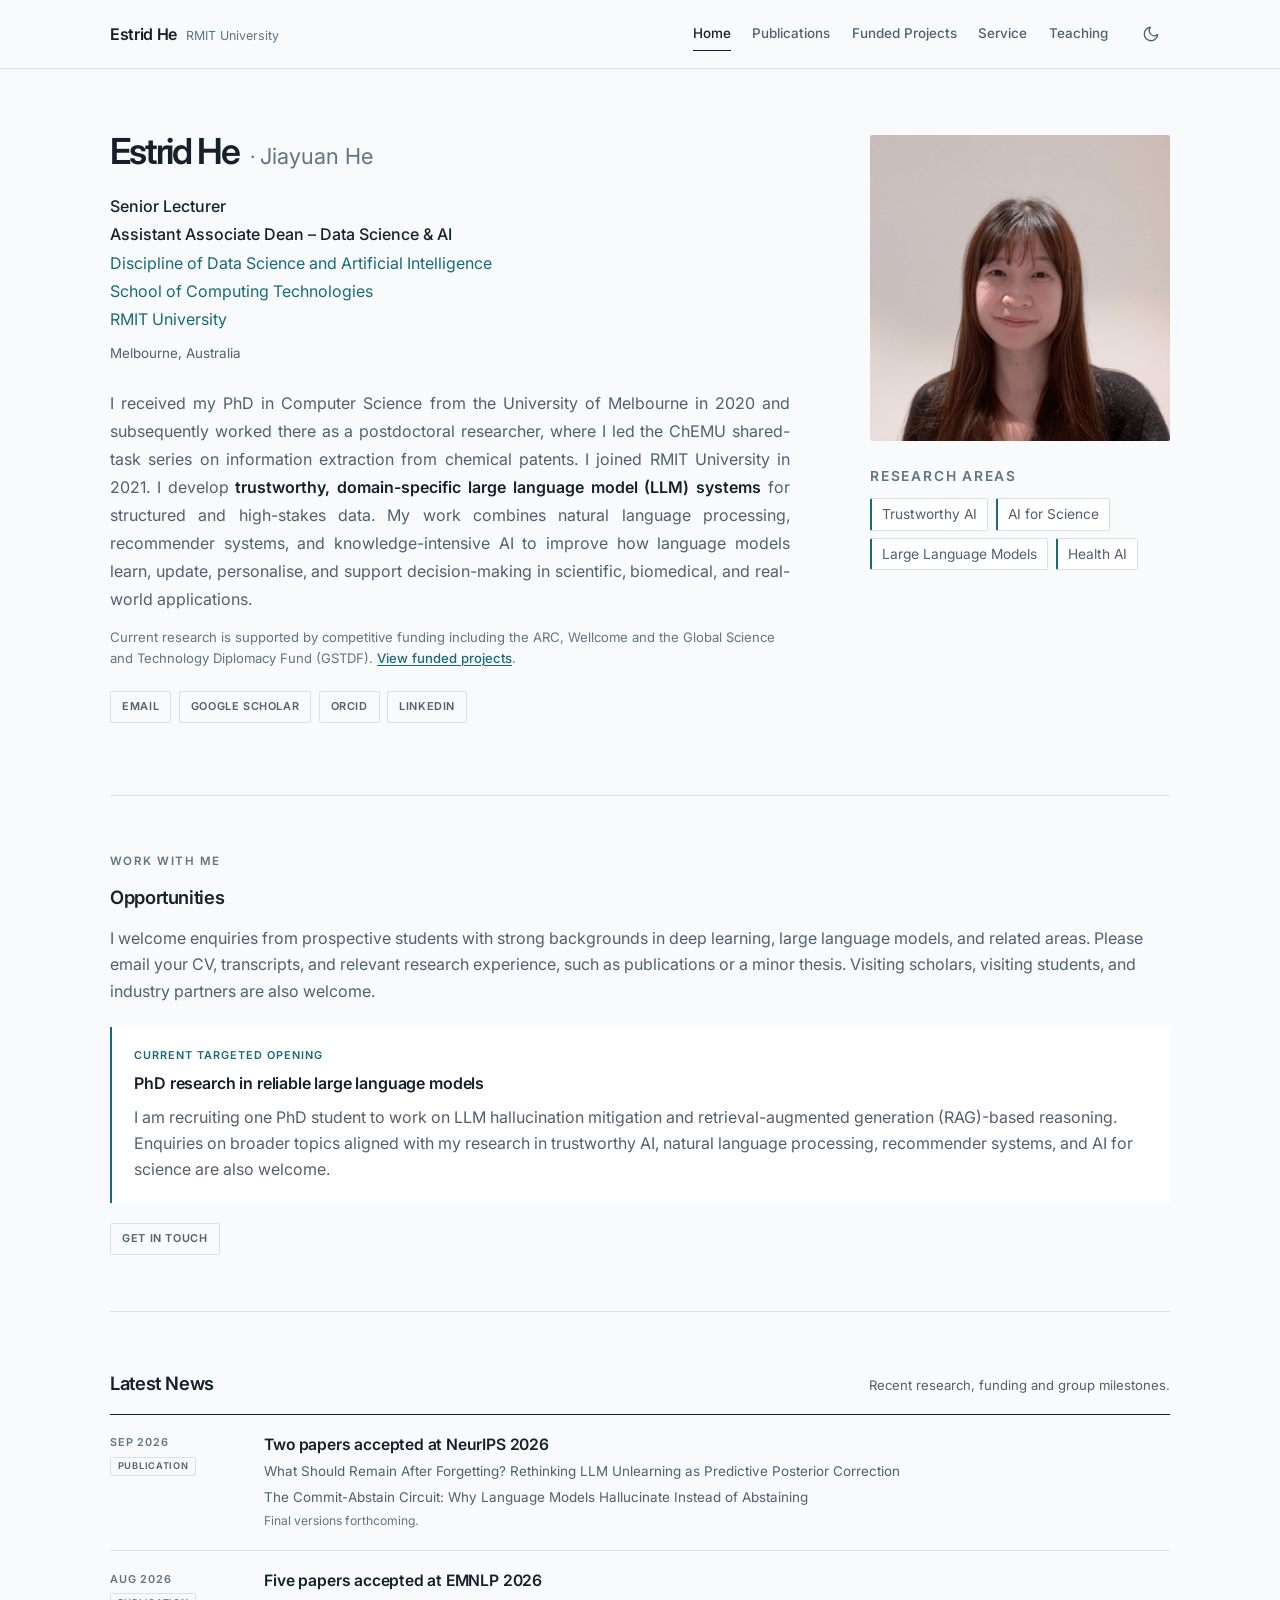
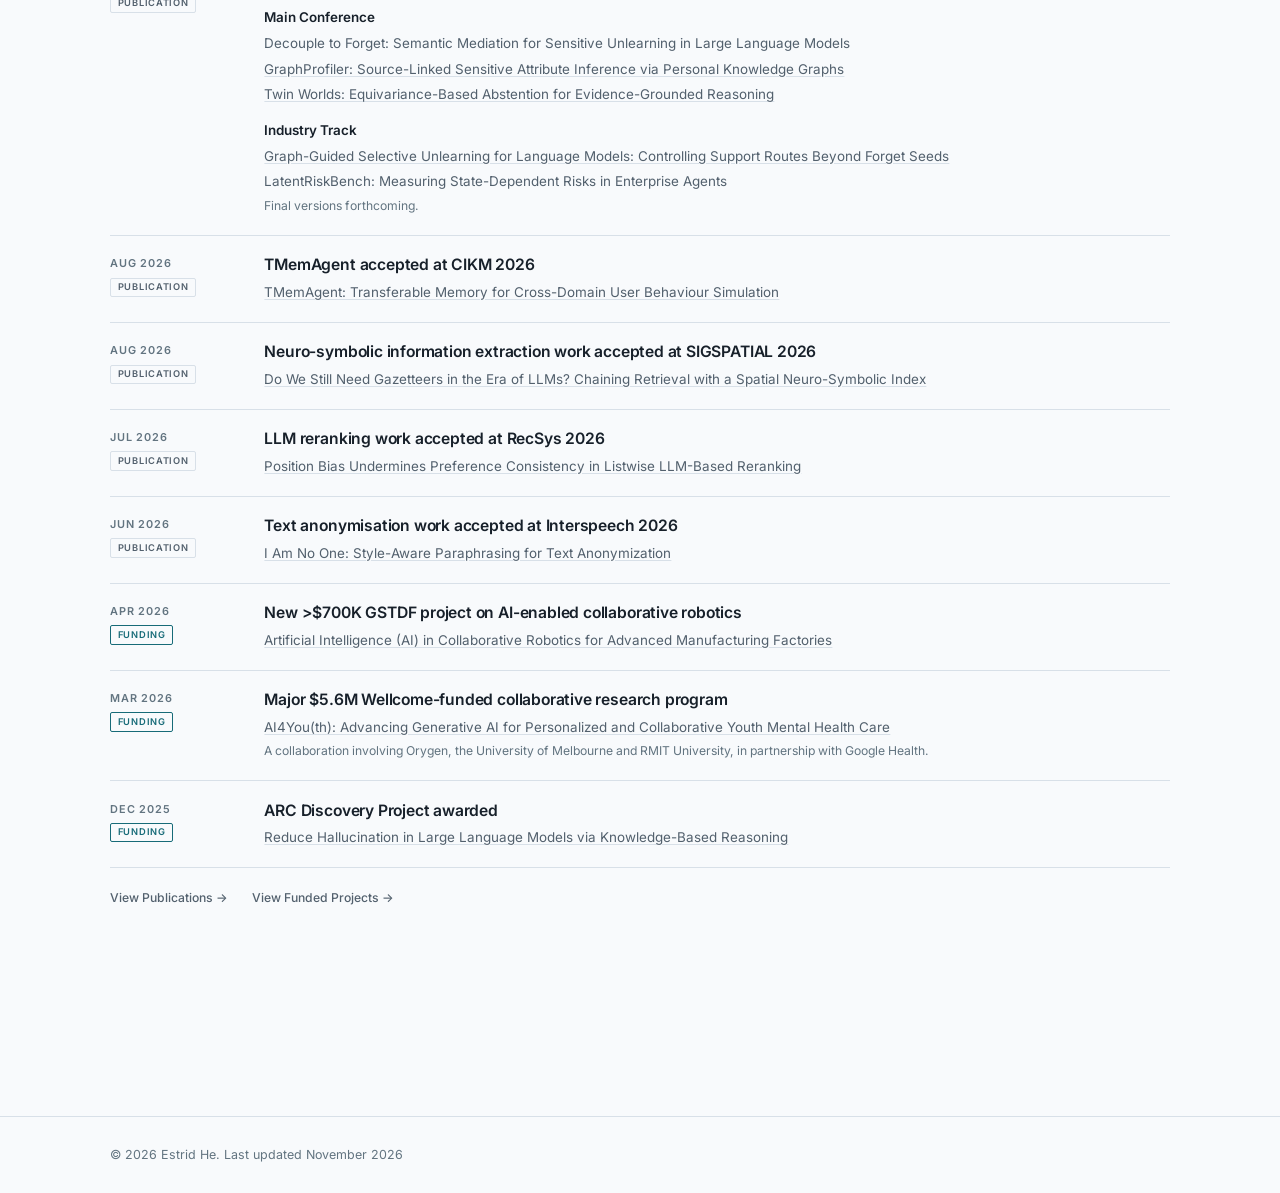
<file: index.html>
<!doctype html>
<html lang="en">
<head>
  <meta charset="utf-8">
  <meta name="viewport" content="width=device-width, initial-scale=1">
  <title>Estrid He | Trustworthy and Domain-Specific AI</title>
  <meta name="description" content="Estrid He is a Senior Lecturer at RMIT University researching trustworthy, domain-specific large language models and AI for science.">
  <link rel="stylesheet" href="styles.css">
  <link rel="icon" type="image/png" href="assets/profile_doodle.png">
</head>
<body>
  <header class="site-header">
    <div class="container header-row">
      <a class="brand" href="index.html">
        <strong>Estrid He</strong>
        <span>RMIT University</span>
      </a>

      <button class="nav-toggle" type="button" data-nav-toggle aria-label="Open navigation" aria-expanded="false"></button>

      <nav class="main-nav" data-nav aria-label="Primary navigation">
        <a href="index.html" aria-current="page">Home</a>
        <a href="publications.html">Publications</a>
        <a href="projects.html">Funded Projects</a>
        <a href="service.html">Service</a>
        <a href="teaching.html">Teaching</a>
      </nav>

      <div class="header-actions">
        <button class="theme-toggle" type="button" data-theme-toggle aria-label="Toggle theme"></button>
      </div>
    </div>
  </header>

  <main class="home-main">
    <section class="container home-hero" aria-labelledby="home-title">
      <div class="home-identity">
        <div class="home-name-block">
          <h1 id="home-title">
            <span class="primary-name">Estrid He</span>
            <span class="alternate-name">· <span class="alternate-name-text">Jiayuan He</span></span>
          </h1>
        </div>

        <div class="home-position">
          <p class="home-role">Senior Lecturer</p>
          <p class="home-role">Assistant Associate Dean – Data Science &amp; AI</p>
          <a href="https://www.rmit.edu.au/about/schools-colleges/computing-technologies/research/data-science-artificial-intelligence">Discipline of Data Science and Artificial Intelligence</a>
          <a href="https://www.rmit.edu.au/about/schools-colleges/computing-technologies">School of Computing Technologies</a>
          <a href="https://www.rmit.edu.au/">RMIT University</a>
          <p class="home-location">Melbourne, Australia</p>
        </div>

        <div class="home-research">
          <p>I received my PhD in Computer Science from the University of Melbourne in 2020 and subsequently worked there as a postdoctoral researcher, where I led the ChEMU shared-task series on information extraction from chemical patents. I joined RMIT University in 2021. I develop <strong>trustworthy, domain-specific large language model (LLM) systems</strong> for structured and high-stakes data. My work combines natural language processing, recommender systems, and knowledge-intensive AI to improve how language models learn, update, personalise, and support decision-making in scientific, biomedical, and real-world applications.</p>
          <p class="home-funding-note">Current research is supported by competitive funding including the ARC, Wellcome and the Global Science and Technology Diplomacy Fund (GSTDF). <a href="projects.html">View funded projects</a>.</p>
        </div>

        <div class="profile-actions" aria-label="Professional profiles and contact">
          <a class="profile-action" href="mailto:estrid.he@rmit.edu.au">Email</a>
          <a class="profile-action" href="https://scholar.google.com/citations?user=Lwso-psAAAAJ&amp;hl=en" target="_blank" rel="noopener noreferrer">Google Scholar</a>
          <a class="profile-action" href="https://orcid.org/0000-0002-8994-9532" target="_blank" rel="noopener noreferrer">ORCID</a>
          <a class="profile-action" href="https://www.linkedin.com/in/estrid-he-808565130/" target="_blank" rel="noopener noreferrer">LinkedIn</a>
        </div>
      </div>

      <aside class="home-profile" aria-label="Portrait and research areas">
        <img src="assets/profile_2026.jpg" alt="Portrait of Estrid He" class="home-photo" sizes="(max-width: 760px) 52vw, 24vw">
        <div class="home-themes">
          <p class="mini-label">Research areas</p>
          <ul>
            <li>Trustworthy AI</li>
            <li>AI for Science</li>
            <li>Large Language Models</li>
            <li>Health AI</li>
          </ul>
        </div>
      </aside>
    </section>

    <section class="container home-opportunities" aria-labelledby="opportunities-title">
      <p class="mini-label">Work with me</p>
      <h2 id="opportunities-title">Opportunities</h2>
      <p>I welcome enquiries from prospective students with strong backgrounds in deep learning, large language models, and related areas. Please email your CV, transcripts, and relevant research experience, such as publications or a minor thesis. Visiting scholars, visiting students, and industry partners are also welcome.</p>
      <div class="opportunity-opening">
        <p class="opening-label">Current targeted opening</p>
        <h3>PhD research in reliable large language models</h3>
        <p>I am recruiting one PhD student to work on LLM hallucination mitigation and retrieval-augmented generation (RAG)-based reasoning. Enquiries on broader topics aligned with my research in trustworthy AI, natural language processing, recommender systems, and AI for science are also welcome.</p>
      </div>
      <a class="profile-action" href="mailto:estrid.he@rmit.edu.au">Get in touch</a>
    </section>

    <section class="container home-news" aria-labelledby="latest-news-title">
      <header class="news-heading">
        <h2 id="latest-news-title">Latest News</h2>
        <p>Recent research, funding and group milestones.</p>
      </header>

      <div class="news-list">
        <article class="news-item">
          <div class="news-meta">
            <time datetime="2026-09">Sep 2026</time>
            <span class="news-category">Publication</span>
          </div>
          <div class="news-content">
            <h3>Two papers accepted at NeurIPS 2026</h3>
            <p>What Should Remain After Forgetting? Rethinking LLM Unlearning as Predictive Posterior Correction</p>
            <p>The Commit-Abstain Circuit: Why Language Models Hallucinate Instead of Abstaining</p>
            <p class="news-supporting">Final versions forthcoming.</p>
          </div>
        </article>

        <article class="news-item">
          <div class="news-meta">
            <time datetime="2026-08">Aug 2026</time>
            <span class="news-category">Publication</span>
          </div>
          <div class="news-content">
            <h3>Five papers accepted at EMNLP 2026</h3>
            <h4 class="news-track">Main Conference</h4>
            <p>Decouple to Forget: Semantic Mediation for Sensitive Unlearning in Large Language Models</p>
            <p><a href="publications.html#graphprofiler">GraphProfiler: Source-Linked Sensitive Attribute Inference via Personal Knowledge Graphs</a></p>
            <p><a href="publications.html#twin-worlds">Twin Worlds: Equivariance-Based Abstention for Evidence-Grounded Reasoning</a></p>
            <h4 class="news-track">Industry Track</h4>
            <p><a href="publications.html#graph-guided-selective-unlearning">Graph-Guided Selective Unlearning for Language Models: Controlling Support Routes Beyond Forget Seeds</a></p>
            <p>LatentRiskBench: Measuring State-Dependent Risks in Enterprise Agents</p>
            <p class="news-supporting">Final versions forthcoming.</p>
          </div>
        </article>

        <article class="news-item">
          <div class="news-meta">
            <time datetime="2026-08">Aug 2026</time>
            <span class="news-category">Publication</span>
          </div>
          <div class="news-content">
            <h3>TMemAgent accepted at CIKM 2026</h3>
            <p><a href="publications.html">TMemAgent: Transferable Memory for Cross-Domain User Behaviour Simulation</a></p>
          </div>
        </article>

        <article class="news-item">
          <div class="news-meta">
            <time datetime="2026-08">Aug 2026</time>
            <span class="news-category">Publication</span>
          </div>
          <div class="news-content">
            <h3>Neuro-symbolic information extraction work accepted at SIGSPATIAL 2026</h3>
            <p><a href="publications.html">Do We Still Need Gazetteers in the Era of LLMs? Chaining Retrieval with a Spatial Neuro-Symbolic Index</a></p>
          </div>
        </article>

        <article class="news-item">
          <div class="news-meta">
            <time datetime="2026-07">Jul 2026</time>
            <span class="news-category">Publication</span>
          </div>
          <div class="news-content">
            <h3>LLM reranking work accepted at RecSys 2026</h3>
            <p><a href="https://scholar.google.com/citations?view_op=view_citation&amp;hl=en&amp;user=Lwso-psAAAAJ&amp;sortby=pubdate&amp;citation_for_view=Lwso-psAAAAJ:eflP2zaiRacC" target="_blank" rel="noopener noreferrer">Position Bias Undermines Preference Consistency in Listwise LLM-Based Reranking</a></p>
          </div>
        </article>

        <article class="news-item">
          <div class="news-meta">
            <time datetime="2026-06">Jun 2026</time>
            <span class="news-category">Publication</span>
          </div>
          <div class="news-content">
            <h3>Text anonymisation work accepted at Interspeech 2026</h3>
            <p><a href="publications.html">I Am No One: Style-Aware Paraphrasing for Text Anonymization</a></p>
          </div>
        </article>

        <article class="news-item news-item-funding">
          <div class="news-meta">
            <time datetime="2026-04">Apr 2026</time>
            <span class="news-category">Funding</span>
          </div>
          <div class="news-content">
            <h3>New &gt;$700K GSTDF project on AI-enabled collaborative robotics</h3>
            <p><a href="projects.html#gstdf-collaborative-robotics">Artificial Intelligence (AI) in Collaborative Robotics for Advanced Manufacturing Factories</a></p>
          </div>
        </article>

        <article class="news-item news-item-funding">
          <div class="news-meta">
            <time datetime="2026-03">Mar 2026</time>
            <span class="news-category">Funding</span>
          </div>
          <div class="news-content">
            <h3>Major $5.6M Wellcome-funded collaborative research program</h3>
            <p><a href="projects.html#ai4youth">AI4You(th): Advancing Generative AI for Personalized and Collaborative Youth Mental Health Care</a></p>
            <p class="news-supporting">A collaboration involving Orygen, the University of Melbourne and RMIT University, in partnership with Google Health.</p>
          </div>
        </article>

        <article class="news-item news-item-funding">
          <div class="news-meta">
            <time datetime="2025-12">Dec 2025</time>
            <span class="news-category">Funding</span>
          </div>
          <div class="news-content">
            <h3>ARC Discovery Project awarded</h3>
            <p><a href="projects.html#arc-hallucination">Reduce Hallucination in Large Language Models via Knowledge-Based Reasoning</a></p>
          </div>
        </article>
      </div>

      <nav class="news-actions" aria-label="Explore research outputs">
        <a href="publications.html">View Publications <span aria-hidden="true">→</span></a>
        <a href="projects.html">View Funded Projects <span aria-hidden="true">→</span></a>
      </nav>
    </section>

  </main>

  <div id="footer-placeholder"></div>
  <script src="shared.js"></script>
  <script src="script.js"></script>
</body>
</html>
</file>
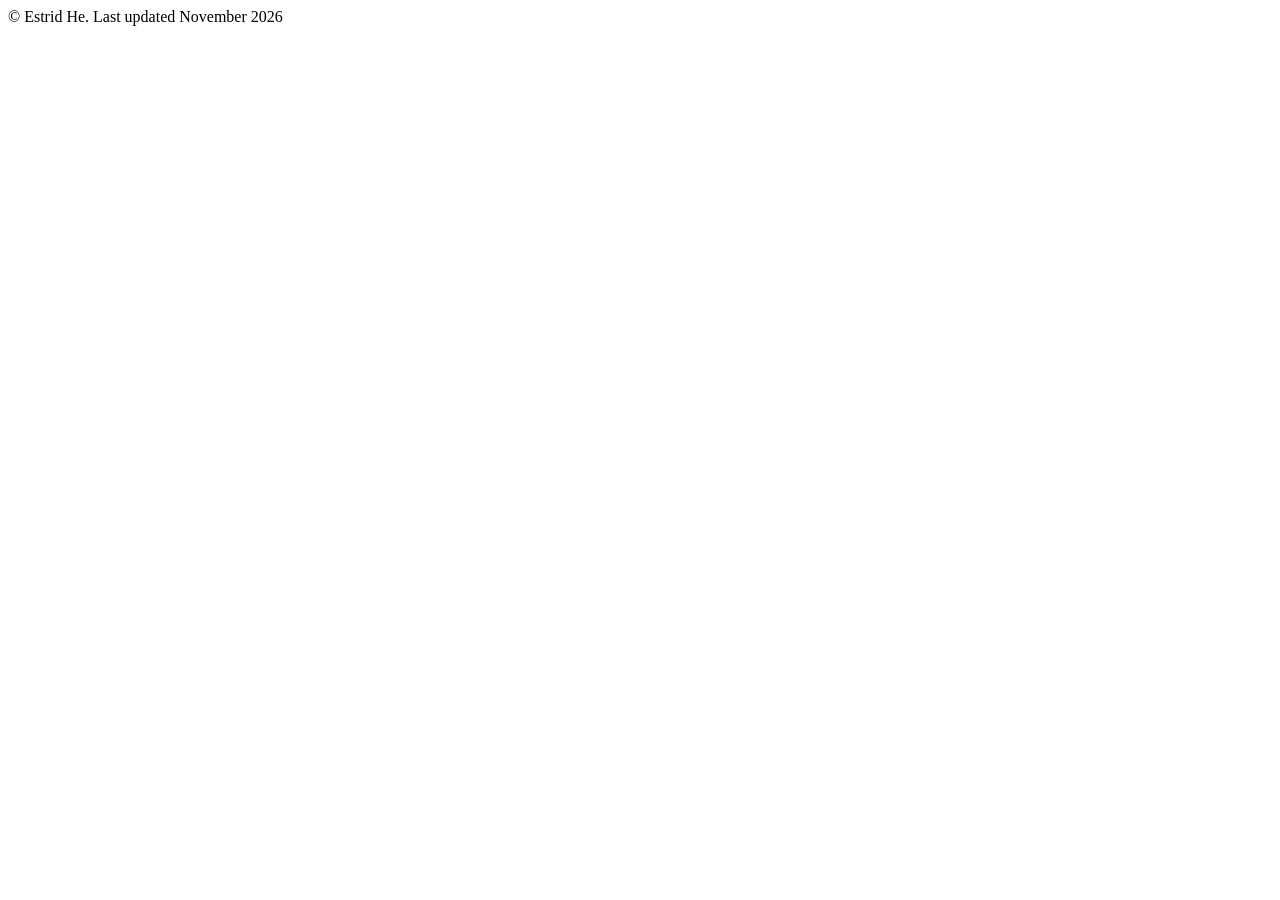
<file: footer.html>
<!DOCTYPE html>
<html lang="en">
<head>
    <meta charset="UTF-8">
    <title>footer</title>
    <link rel="icon" type="image/png" href="assets/profile_doodle.png">
</head>
<body>
<footer class="site-footer">
  <div class="container footer-row">
      <div>© <span data-current-year></span> Estrid He. Last updated November 2026</div>
<!--      <div class="footer-links">-->
<!--        <a href="https://scholar.google.com/citations?user=Lwso-psAAAAJ&hl=en">Google Scholar</a>-->
<!--        <a href="https://orcid.org/my-orcid?orcid=0000-0002-8994-9532">ORCID</a>-->
<!--        <a href="#">LinkedIn</a>-->
<!--      </div>-->
    </div>
</footer>
</body>
</html>
</file>
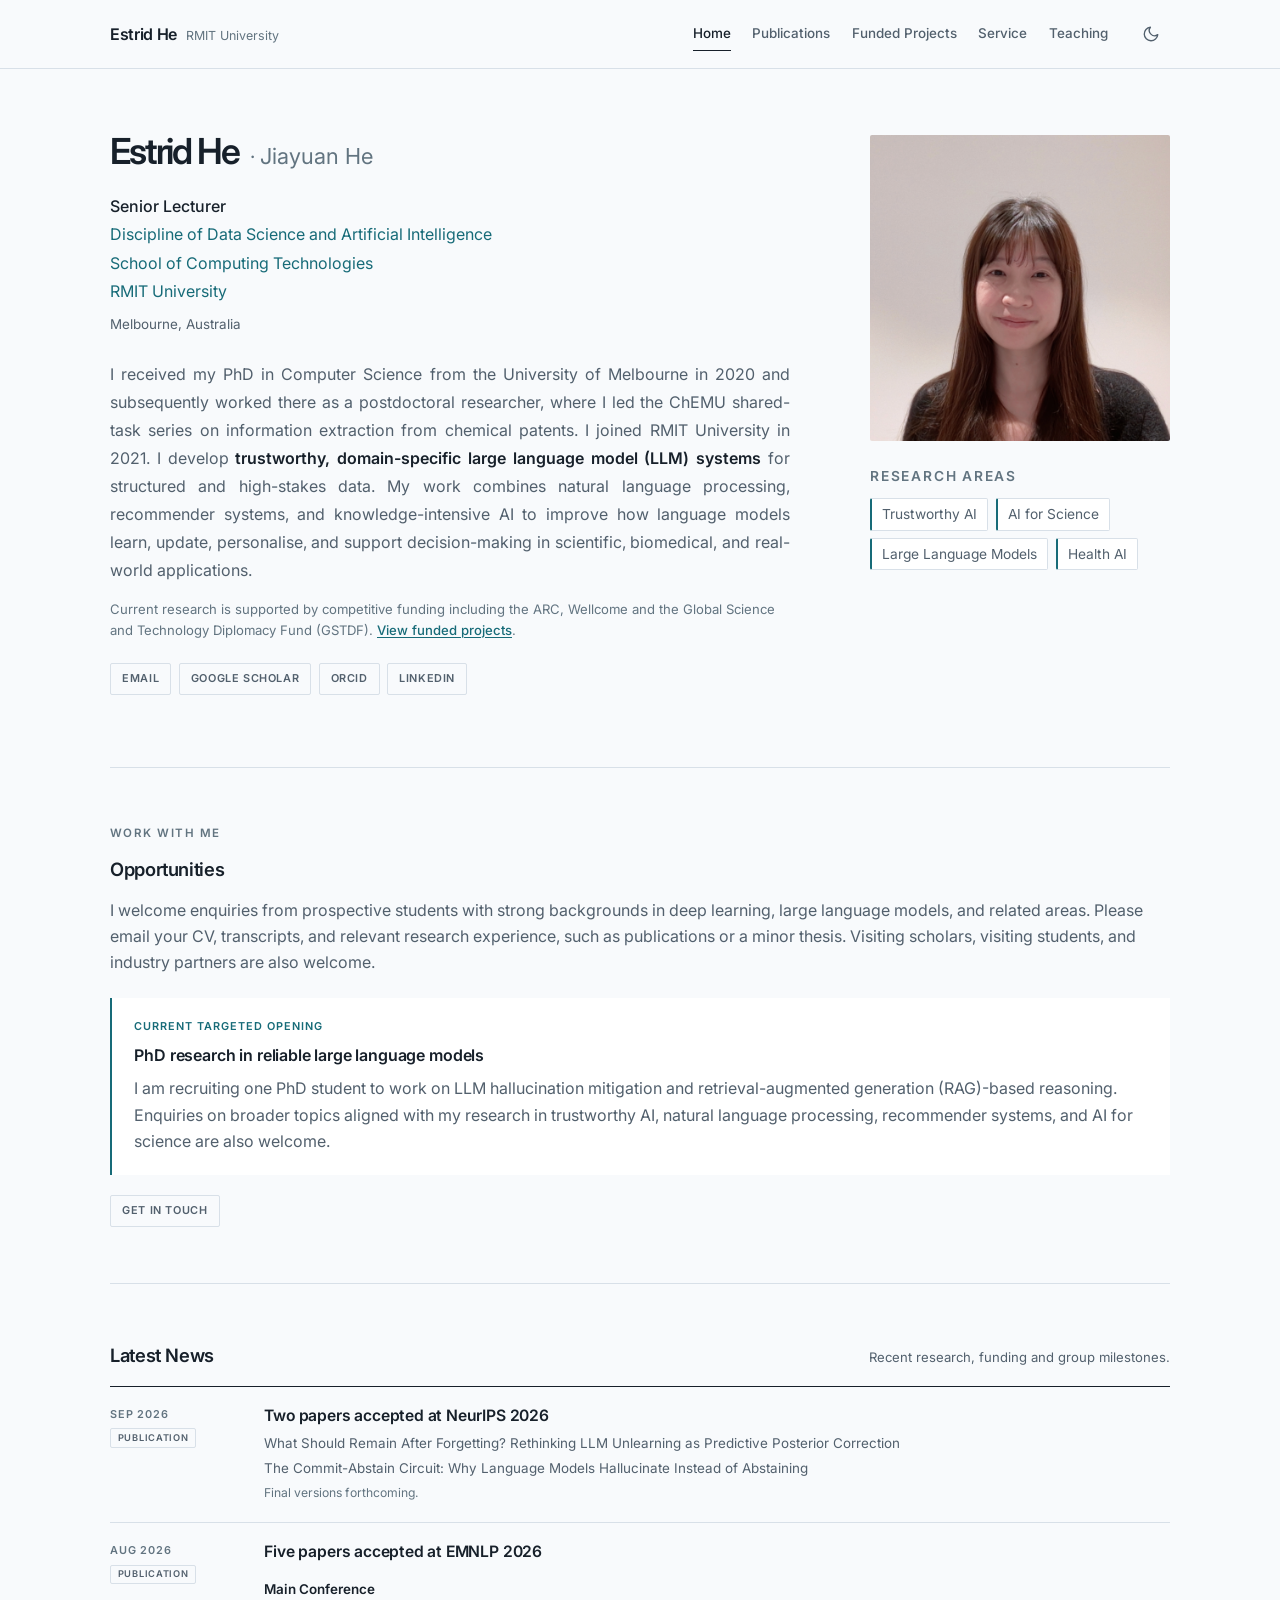
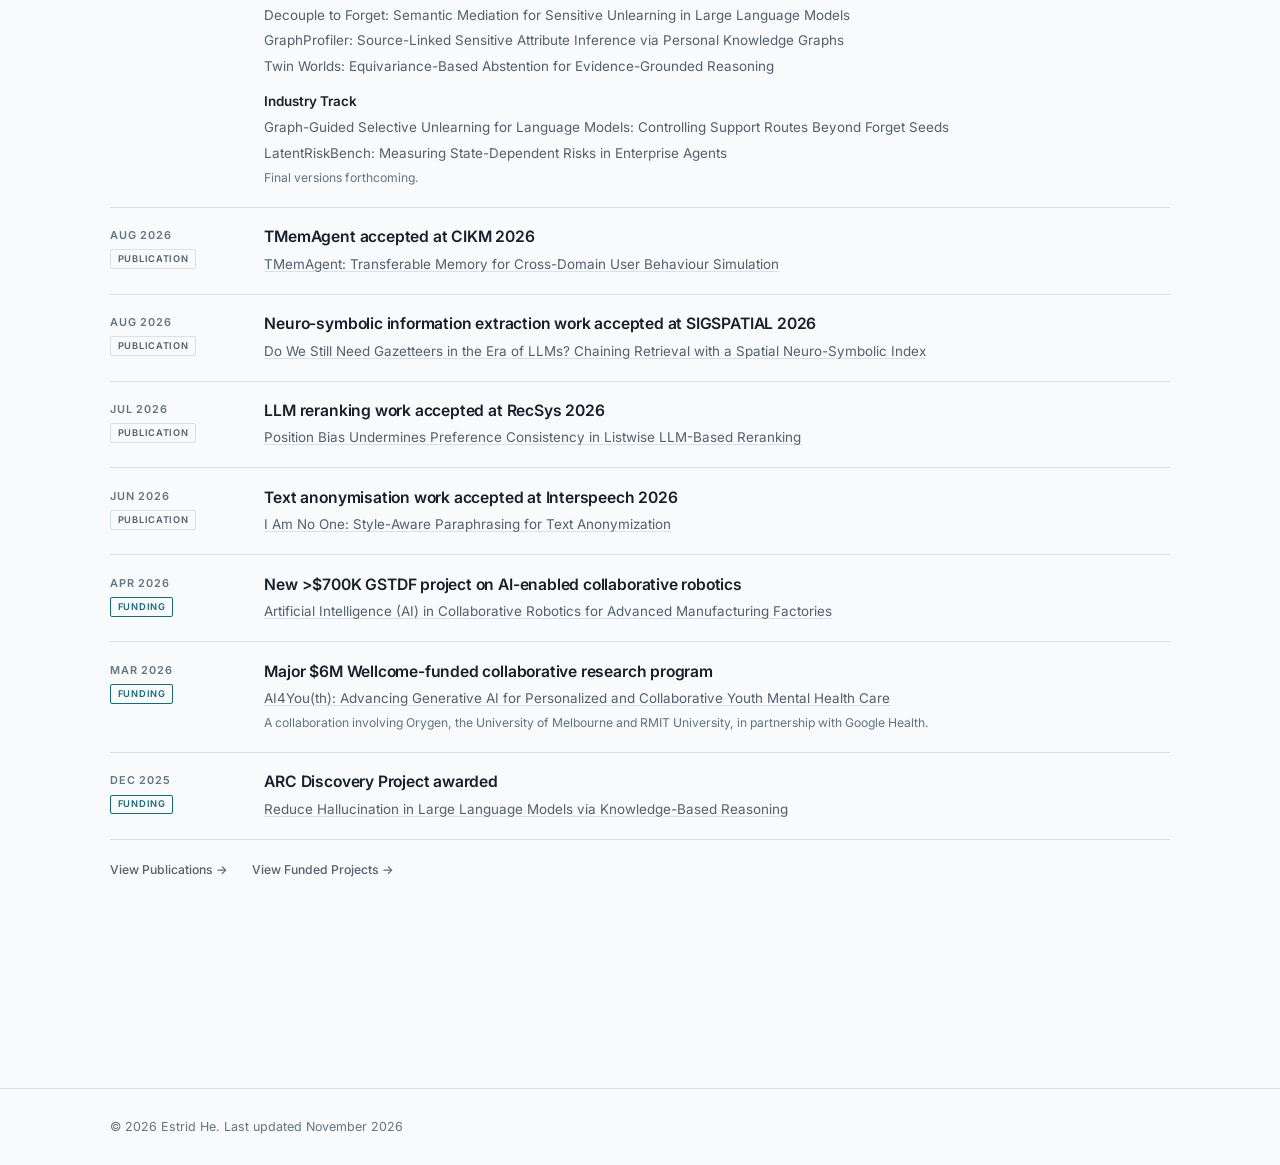
<file: index-AC-5CG409220K.html>
<!doctype html>
<html lang="en">
<head>
  <meta charset="utf-8">
  <meta name="viewport" content="width=device-width, initial-scale=1">
  <title>Estrid He | Trustworthy and Domain-Specific AI</title>
  <meta name="description" content="Estrid He is a Senior Lecturer at RMIT University researching trustworthy, domain-specific large language models and AI for science.">
  <link rel="stylesheet" href="styles.css">
  <link rel="icon" type="image/png" href="assets/profile_doodle.png">
</head>
<body>
  <header class="site-header">
    <div class="container header-row">
      <a class="brand" href="index.html">
        <strong>Estrid He</strong>
        <span>RMIT University</span>
      </a>

      <button class="nav-toggle" type="button" data-nav-toggle aria-label="Open navigation" aria-expanded="false"></button>

      <nav class="main-nav" data-nav aria-label="Primary navigation">
        <a href="index.html" aria-current="page">Home</a>
        <a href="publications.html">Publications</a>
        <a href="projects.html">Funded Projects</a>
        <a href="service.html">Service</a>
        <a href="teaching.html">Teaching</a>
      </nav>

      <div class="header-actions">
        <button class="theme-toggle" type="button" data-theme-toggle aria-label="Toggle theme"></button>
      </div>
    </div>
  </header>

  <main class="home-main">
    <section class="container home-hero" aria-labelledby="home-title">
      <div class="home-identity">
        <div class="home-name-block">
          <h1 id="home-title">
            <span class="primary-name">Estrid He</span>
            <span class="alternate-name">· <span class="alternate-name-text">Jiayuan He</span></span>
          </h1>
        </div>

        <div class="home-position">
          <p class="home-role">Senior Lecturer</p>
          <a href="https://www.rmit.edu.au/about/schools-colleges/computing-technologies/research/data-science-artificial-intelligence">Discipline of Data Science and Artificial Intelligence</a>
          <a href="https://www.rmit.edu.au/about/schools-colleges/computing-technologies">School of Computing Technologies</a>
          <a href="https://www.rmit.edu.au/">RMIT University</a>
          <p class="home-location">Melbourne, Australia</p>
        </div>

        <div class="home-research">
          <p>I received my PhD in Computer Science from the University of Melbourne in 2020 and subsequently worked there as a postdoctoral researcher, where I led the ChEMU shared-task series on information extraction from chemical patents. I joined RMIT University in 2021. I develop <strong>trustworthy, domain-specific large language model (LLM) systems</strong> for structured and high-stakes data. My work combines natural language processing, recommender systems, and knowledge-intensive AI to improve how language models learn, update, personalise, and support decision-making in scientific, biomedical, and real-world applications.</p>
          <p class="home-funding-note">Current research is supported by competitive funding including the ARC, Wellcome and the Global Science and Technology Diplomacy Fund (GSTDF). <a href="projects.html">View funded projects</a>.</p>
        </div>

        <div class="profile-actions" aria-label="Professional profiles and contact">
          <a class="profile-action" href="mailto:estrid.he@rmit.edu.au">Email</a>
          <a class="profile-action" href="https://scholar.google.com/citations?user=Lwso-psAAAAJ&amp;hl=en" target="_blank" rel="noopener noreferrer">Google Scholar</a>
          <a class="profile-action" href="https://orcid.org/0000-0002-8994-9532" target="_blank" rel="noopener noreferrer">ORCID</a>
          <a class="profile-action" href="https://www.linkedin.com/in/estrid-he-808565130/" target="_blank" rel="noopener noreferrer">LinkedIn</a>
        </div>
      </div>

      <aside class="home-profile" aria-label="Portrait and research areas">
        <img src="assets/profile_2026.jpg" alt="Portrait of Estrid He" class="home-photo" sizes="(max-width: 760px) 52vw, 24vw">
        <div class="home-themes">
          <p class="mini-label">Research areas</p>
          <ul>
            <li>Trustworthy AI</li>
            <li>AI for Science</li>
            <li>Large Language Models</li>
            <li>Health AI</li>
          </ul>
        </div>
      </aside>
    </section>

    <section class="container home-opportunities" aria-labelledby="opportunities-title">
      <p class="mini-label">Work with me</p>
      <h2 id="opportunities-title">Opportunities</h2>
      <p>I welcome enquiries from prospective students with strong backgrounds in deep learning, large language models, and related areas. Please email your CV, transcripts, and relevant research experience, such as publications or a minor thesis. Visiting scholars, visiting students, and industry partners are also welcome.</p>
      <div class="opportunity-opening">
        <p class="opening-label">Current targeted opening</p>
        <h3>PhD research in reliable large language models</h3>
        <p>I am recruiting one PhD student to work on LLM hallucination mitigation and retrieval-augmented generation (RAG)-based reasoning. Enquiries on broader topics aligned with my research in trustworthy AI, natural language processing, recommender systems, and AI for science are also welcome.</p>
      </div>
      <a class="profile-action" href="mailto:estrid.he@rmit.edu.au">Get in touch</a>
    </section>

    <section class="container home-news" aria-labelledby="latest-news-title">
      <header class="news-heading">
        <h2 id="latest-news-title">Latest News</h2>
        <p>Recent research, funding and group milestones.</p>
      </header>

      <div class="news-list">
        <article class="news-item">
          <div class="news-meta">
            <time datetime="2026-09">Sep 2026</time>
            <span class="news-category">Publication</span>
          </div>
          <div class="news-content">
            <h3>Two papers accepted at NeurIPS 2026</h3>
            <p>What Should Remain After Forgetting? Rethinking LLM Unlearning as Predictive Posterior Correction</p>
            <p>The Commit-Abstain Circuit: Why Language Models Hallucinate Instead of Abstaining</p>
            <p class="news-supporting">Final versions forthcoming.</p>
          </div>
        </article>

        <article class="news-item">
          <div class="news-meta">
            <time datetime="2026-08">Aug 2026</time>
            <span class="news-category">Publication</span>
          </div>
          <div class="news-content">
            <h3>Five papers accepted at EMNLP 2026</h3>
            <h4 class="news-track">Main Conference</h4>
            <p>Decouple to Forget: Semantic Mediation for Sensitive Unlearning in Large Language Models</p>
            <p>GraphProfiler: Source-Linked Sensitive Attribute Inference via Personal Knowledge Graphs</p>
            <p>Twin Worlds: Equivariance-Based Abstention for Evidence-Grounded Reasoning</p>
            <h4 class="news-track">Industry Track</h4>
            <p>Graph-Guided Selective Unlearning for Language Models: Controlling Support Routes Beyond Forget Seeds</p>
            <p>LatentRiskBench: Measuring State-Dependent Risks in Enterprise Agents</p>
            <p class="news-supporting">Final versions forthcoming.</p>
          </div>
        </article>

        <article class="news-item">
          <div class="news-meta">
            <time datetime="2026-08">Aug 2026</time>
            <span class="news-category">Publication</span>
          </div>
          <div class="news-content">
            <h3>TMemAgent accepted at CIKM 2026</h3>
            <p><a href="publications.html">TMemAgent: Transferable Memory for Cross-Domain User Behaviour Simulation</a></p>
          </div>
        </article>

        <article class="news-item">
          <div class="news-meta">
            <time datetime="2026-08">Aug 2026</time>
            <span class="news-category">Publication</span>
          </div>
          <div class="news-content">
            <h3>Neuro-symbolic information extraction work accepted at SIGSPATIAL 2026</h3>
            <p><a href="publications.html">Do We Still Need Gazetteers in the Era of LLMs? Chaining Retrieval with a Spatial Neuro-Symbolic Index</a></p>
          </div>
        </article>

        <article class="news-item">
          <div class="news-meta">
            <time datetime="2026-07">Jul 2026</time>
            <span class="news-category">Publication</span>
          </div>
          <div class="news-content">
            <h3>LLM reranking work accepted at RecSys 2026</h3>
            <p><a href="https://scholar.google.com/citations?view_op=view_citation&amp;hl=en&amp;user=Lwso-psAAAAJ&amp;sortby=pubdate&amp;citation_for_view=Lwso-psAAAAJ:eflP2zaiRacC" target="_blank" rel="noopener noreferrer">Position Bias Undermines Preference Consistency in Listwise LLM-Based Reranking</a></p>
          </div>
        </article>

        <article class="news-item">
          <div class="news-meta">
            <time datetime="2026-06">Jun 2026</time>
            <span class="news-category">Publication</span>
          </div>
          <div class="news-content">
            <h3>Text anonymisation work accepted at Interspeech 2026</h3>
            <p><a href="publications.html">I Am No One: Style-Aware Paraphrasing for Text Anonymization</a></p>
          </div>
        </article>

        <article class="news-item news-item-funding">
          <div class="news-meta">
            <time datetime="2026-04">Apr 2026</time>
            <span class="news-category">Funding</span>
          </div>
          <div class="news-content">
            <h3>New &gt;$700K GSTDF project on AI-enabled collaborative robotics</h3>
            <p><a href="projects.html#gstdf-collaborative-robotics">Artificial Intelligence (AI) in Collaborative Robotics for Advanced Manufacturing Factories</a></p>
          </div>
        </article>

        <article class="news-item news-item-funding">
          <div class="news-meta">
            <time datetime="2026-03">Mar 2026</time>
            <span class="news-category">Funding</span>
          </div>
          <div class="news-content">
            <h3>Major $6M Wellcome-funded collaborative research program</h3>
            <p><a href="projects.html#ai4youth">AI4You(th): Advancing Generative AI for Personalized and Collaborative Youth Mental Health Care</a></p>
            <p class="news-supporting">A collaboration involving Orygen, the University of Melbourne and RMIT University, in partnership with Google Health.</p>
          </div>
        </article>

        <article class="news-item news-item-funding">
          <div class="news-meta">
            <time datetime="2025-12">Dec 2025</time>
            <span class="news-category">Funding</span>
          </div>
          <div class="news-content">
            <h3>ARC Discovery Project awarded</h3>
            <p><a href="projects.html#arc-hallucination">Reduce Hallucination in Large Language Models via Knowledge-Based Reasoning</a></p>
          </div>
        </article>
      </div>

      <nav class="news-actions" aria-label="Explore research outputs">
        <a href="publications.html">View Publications <span aria-hidden="true">→</span></a>
        <a href="projects.html">View Funded Projects <span aria-hidden="true">→</span></a>
      </nav>
    </section>

  </main>

  <div id="footer-placeholder"></div>
  <script src="shared.js"></script>
  <script src="script.js"></script>
</body>
</html>
</file>
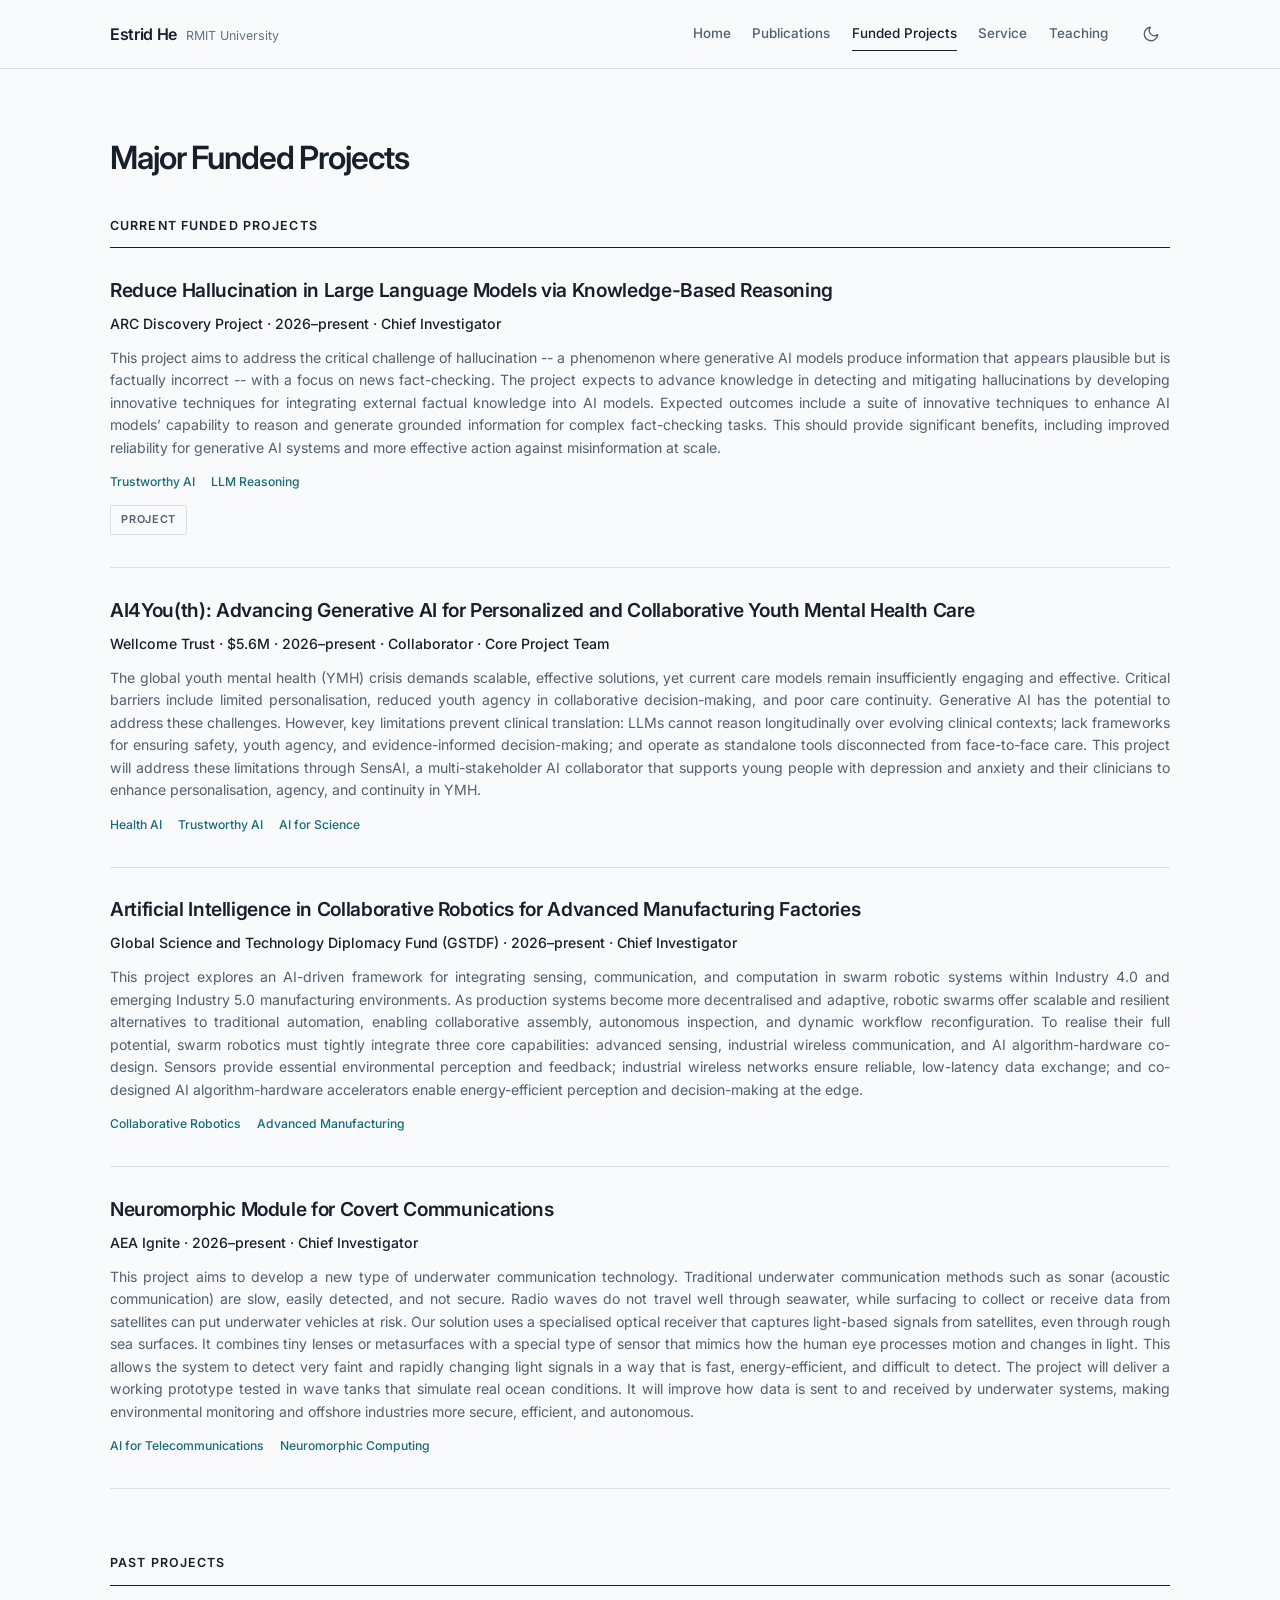
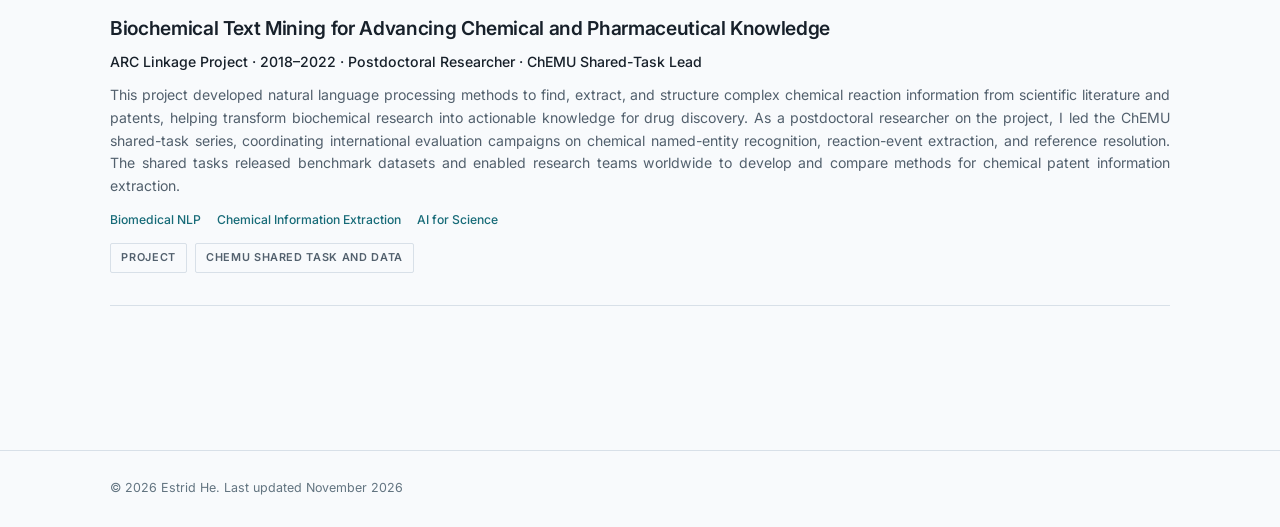
<file: projects.html>
<!doctype html>
<html lang="en">
<head>
  <meta charset="utf-8">
  <meta name="viewport" content="width=device-width, initial-scale=1">
  <title>Funded Projects | Estrid He</title>
  <meta name="description" content="Current major research projects led and contributed to by Estrid He.">
  <link rel="stylesheet" href="styles.css">
  <link rel="icon" type="image/png" href="assets/profile_doodle.png">
</head>
<body>
  <header class="site-header">
    <div class="container header-row">
      <a class="brand" href="index.html">
        <strong>Estrid He</strong>
        <span>RMIT University</span>
      </a>
      <button class="nav-toggle" type="button" data-nav-toggle aria-label="Open navigation" aria-expanded="false"></button>
      <nav class="main-nav" data-nav aria-label="Primary navigation">
        <a href="index.html">Home</a>
        <a href="publications.html">Publications</a>
        <a href="projects.html" aria-current="page">Funded Projects</a>
        <a href="service.html">Service</a>
        <a href="teaching.html">Teaching</a>
      </nav>
      <div class="header-actions">
        <button class="theme-toggle" type="button" data-theme-toggle aria-label="Toggle theme"></button>
      </div>
    </div>
  </header>

  <main class="page-shell">
    <div class="container">
      <div class="page-header projects-header">
        <div class="page-title">
          <h1>Major Funded Projects</h1>
        </div>
      </div>

      <section class="projects-section" aria-labelledby="current-projects-title">
        <h2 id="current-projects-title">Current Funded Projects</h2>

        <article class="project-item" id="arc-hallucination">
          <h3>Reduce Hallucination in Large Language Models via Knowledge-Based Reasoning</h3>
          <p class="project-meta">ARC Discovery Project <span aria-hidden="true">·</span> 2026–present <span aria-hidden="true">·</span> Chief Investigator</p>
          <p class="project-description">This project aims to address the critical challenge of hallucination -- a phenomenon where generative AI models produce information that appears plausible but is factually incorrect -- with a focus on news fact-checking. The project expects to advance knowledge in detecting and mitigating hallucinations by developing innovative techniques for integrating external factual knowledge into AI models. Expected outcomes include a suite of innovative techniques to enhance AI models’ capability to reason and generate grounded information for complex fact-checking tasks. This should provide significant benefits, including improved reliability for generative AI systems and more effective action against misinformation at scale.</p>
          <div class="project-themes" aria-label="Research themes">
            <span>Trustworthy AI</span>
            <span>LLM Reasoning</span>
          </div>
          <div class="project-actions">
            <a class="publication-action" href="https://dataportal.arc.gov.au/NCGP/Web/Grant/Grant/DP260104188" target="_blank" rel="noopener noreferrer">PROJECT</a>
          </div>
        </article>

        <article class="project-item" id="ai4youth">
          <h3><span class="project-short-name">AI4You(th)</span>: Advancing Generative AI for Personalized and Collaborative Youth Mental Health Care</h3>
          <p class="project-meta">Wellcome Trust <span aria-hidden="true">·</span> $5.6M <span aria-hidden="true">·</span> 2026–present <span aria-hidden="true">·</span> Collaborator <span aria-hidden="true">·</span> Core Project Team</p>
          <p class="project-description">The global youth mental health (YMH) crisis demands scalable, effective solutions, yet current care models remain insufficiently engaging and effective. Critical barriers include limited personalisation, reduced youth agency in collaborative decision-making, and poor care continuity. Generative AI has the potential to address these challenges. However, key limitations prevent clinical translation: LLMs cannot reason longitudinally over evolving clinical contexts; lack frameworks for ensuring safety, youth agency, and evidence-informed decision-making; and operate as standalone tools disconnected from face-to-face care. This project will address these limitations through SensAI, a multi-stakeholder AI collaborator that supports young people with depression and anxiety and their clinicians to enhance personalisation, agency, and continuity in YMH.</p>
          <div class="project-themes" aria-label="Research themes">
            <span>Health AI</span>
            <span>Trustworthy AI</span>
            <span>AI for Science</span>
          </div>
        </article>

        <article class="project-item" id="gstdf-collaborative-robotics">
          <h3>Artificial Intelligence in Collaborative Robotics for Advanced Manufacturing Factories</h3>
          <p class="project-meta">Global Science and Technology Diplomacy Fund (GSTDF) <span aria-hidden="true">·</span> 2026–present <span aria-hidden="true">·</span> Chief Investigator</p>
          <p class="project-description">This project explores an AI-driven framework for integrating sensing, communication, and computation in swarm robotic systems within Industry 4.0 and emerging Industry 5.0 manufacturing environments. As production systems become more decentralised and adaptive, robotic swarms offer scalable and resilient alternatives to traditional automation, enabling collaborative assembly, autonomous inspection, and dynamic workflow reconfiguration. To realise their full potential, swarm robotics must tightly integrate three core capabilities: advanced sensing, industrial wireless communication, and AI algorithm-hardware co-design. Sensors provide essential environmental perception and feedback; industrial wireless networks ensure reliable, low-latency data exchange; and co-designed AI algorithm-hardware accelerators enable energy-efficient perception and decision-making at the edge.</p>
          <div class="project-themes" aria-label="Research themes">
            <span>Collaborative Robotics</span>
            <span>Advanced Manufacturing</span>
          </div>
        </article>

        <article class="project-item">
          <h3>Neuromorphic Module for Covert Communications</h3>
          <p class="project-meta">AEA Ignite <span aria-hidden="true">·</span> 2026–present <span aria-hidden="true">·</span> Chief Investigator</p>
          <p class="project-description">This project aims to develop a new type of underwater communication technology. Traditional underwater communication methods such as sonar (acoustic communication) are slow, easily detected, and not secure. Radio waves do not travel well through seawater, while surfacing to collect or receive data from satellites can put underwater vehicles at risk. Our solution uses a specialised optical receiver that captures light-based signals from satellites, even through rough sea surfaces. It combines tiny lenses or metasurfaces with a special type of sensor that mimics how the human eye processes motion and changes in light. This allows the system to detect very faint and rapidly changing light signals in a way that is fast, energy-efficient, and difficult to detect. The project will deliver a working prototype tested in wave tanks that simulate real ocean conditions. It will improve how data is sent to and received by underwater systems, making environmental monitoring and offshore industries more secure, efficient, and autonomous.</p>
          <div class="project-themes" aria-label="Research themes">
            <span>AI for Telecommunications</span>
            <span>Neuromorphic Computing</span>
          </div>
        </article>
      </section>

      <section class="projects-section past-projects" aria-labelledby="past-projects-title">
        <h2 id="past-projects-title">Past projects</h2>

        <article class="project-item">
          <h3>Biochemical Text Mining for Advancing Chemical and Pharmaceutical Knowledge</h3>
          <p class="project-meta">ARC Linkage Project <span aria-hidden="true">·</span> 2018–2022 <span aria-hidden="true">·</span> Postdoctoral Researcher <span aria-hidden="true">·</span> ChEMU Shared-Task Lead</p>
          <p class="project-description">This project developed natural language processing methods to find, extract, and structure complex chemical reaction information from scientific literature and patents, helping transform biochemical research into actionable knowledge for drug discovery. As a postdoctoral researcher on the project, I led the ChEMU shared-task series, coordinating international evaluation campaigns on chemical named-entity recognition, reaction-event extraction, and reference resolution. The shared tasks released benchmark datasets and enabled research teams worldwide to develop and compare methods for chemical patent information extraction.</p>
          <div class="project-themes" aria-label="Research themes">
            <span>Biomedical NLP</span>
            <span>Chemical Information Extraction</span>
            <span>AI for Science</span>
          </div>
          <div class="project-actions">
            <a class="publication-action" href="https://dataportal.arc.gov.au/NCGP/Web/Grant/Grant/LP160101469" target="_blank" rel="noopener noreferrer">PROJECT</a>
            <a class="publication-action" href="https://d2fl46zwezcpr6.cloudfront.net/2022/" target="_blank" rel="noopener noreferrer">CHEMU SHARED TASK AND DATA</a>
          </div>
        </article>
      </section>
    </div>
  </main>

  <div id="footer-placeholder"></div>
  <script src="shared.js"></script>

  <script src="script.js"></script>
</body>
</html>
</file>
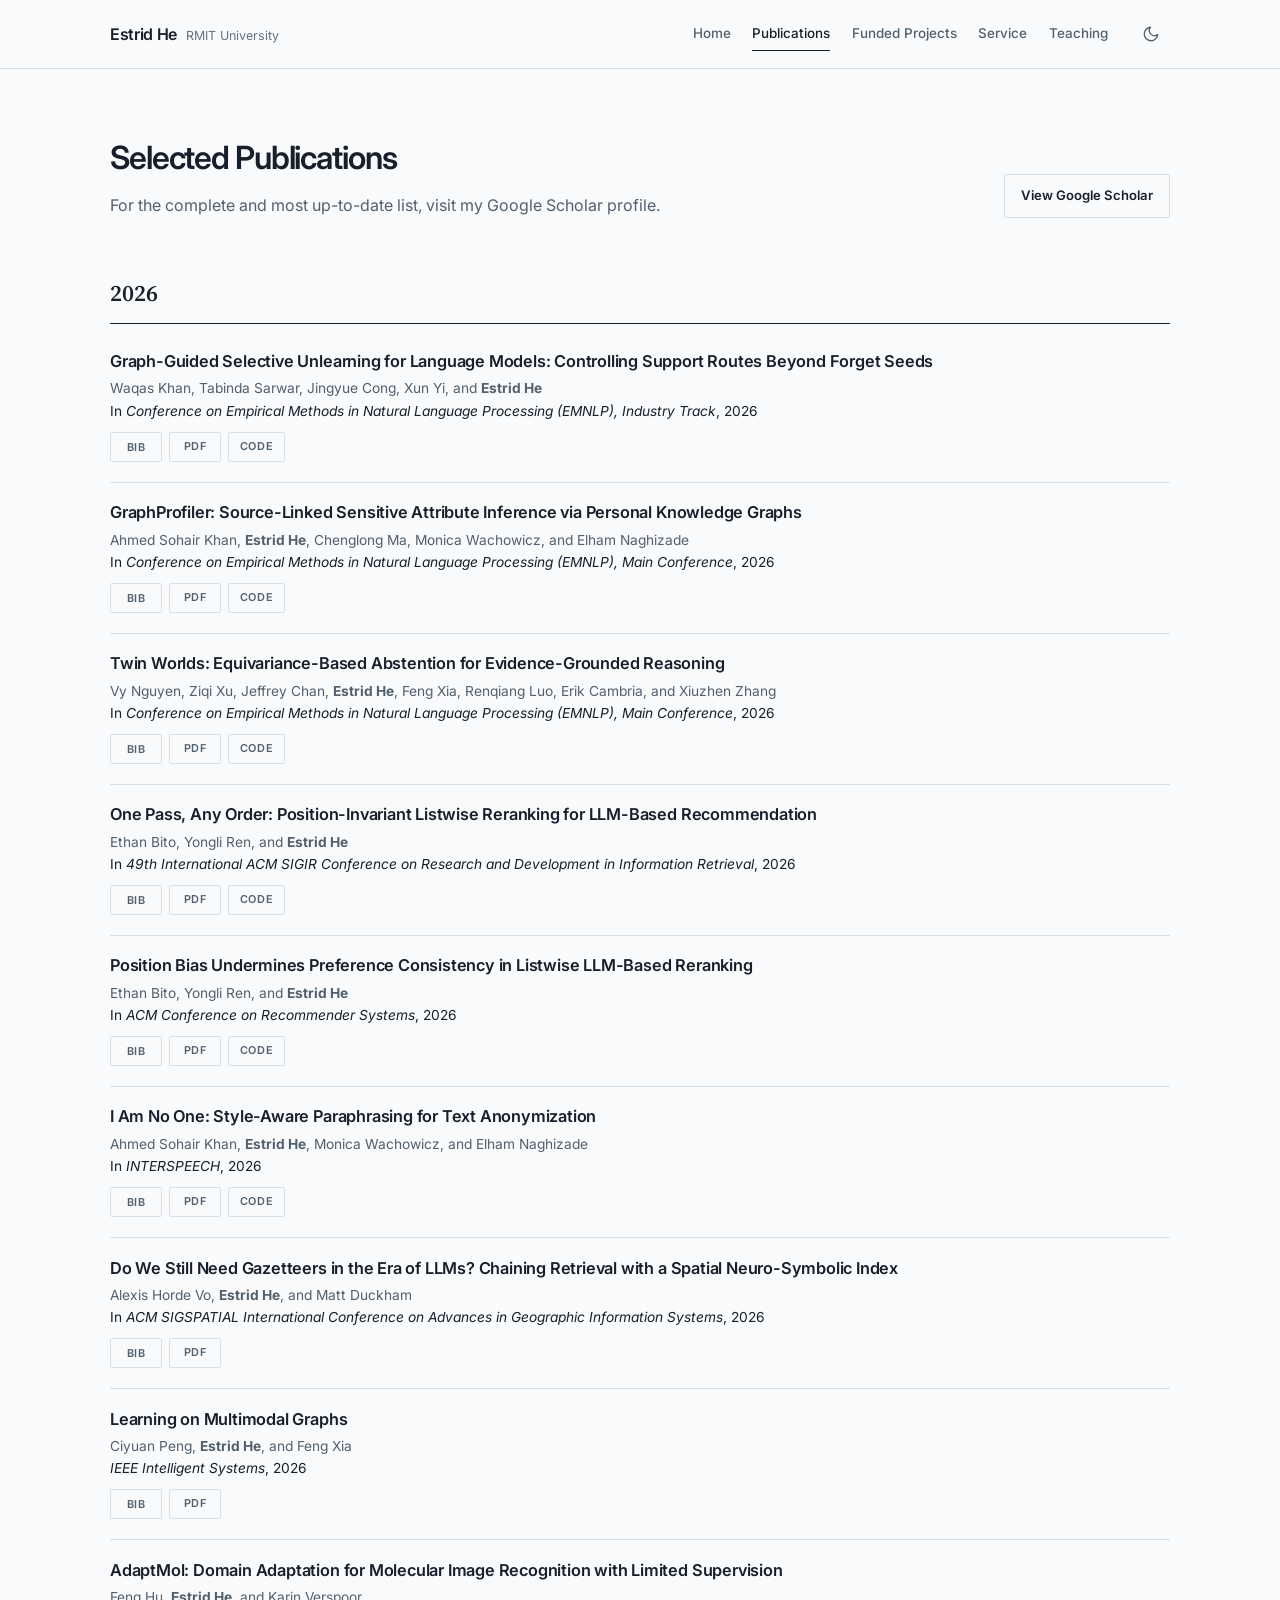
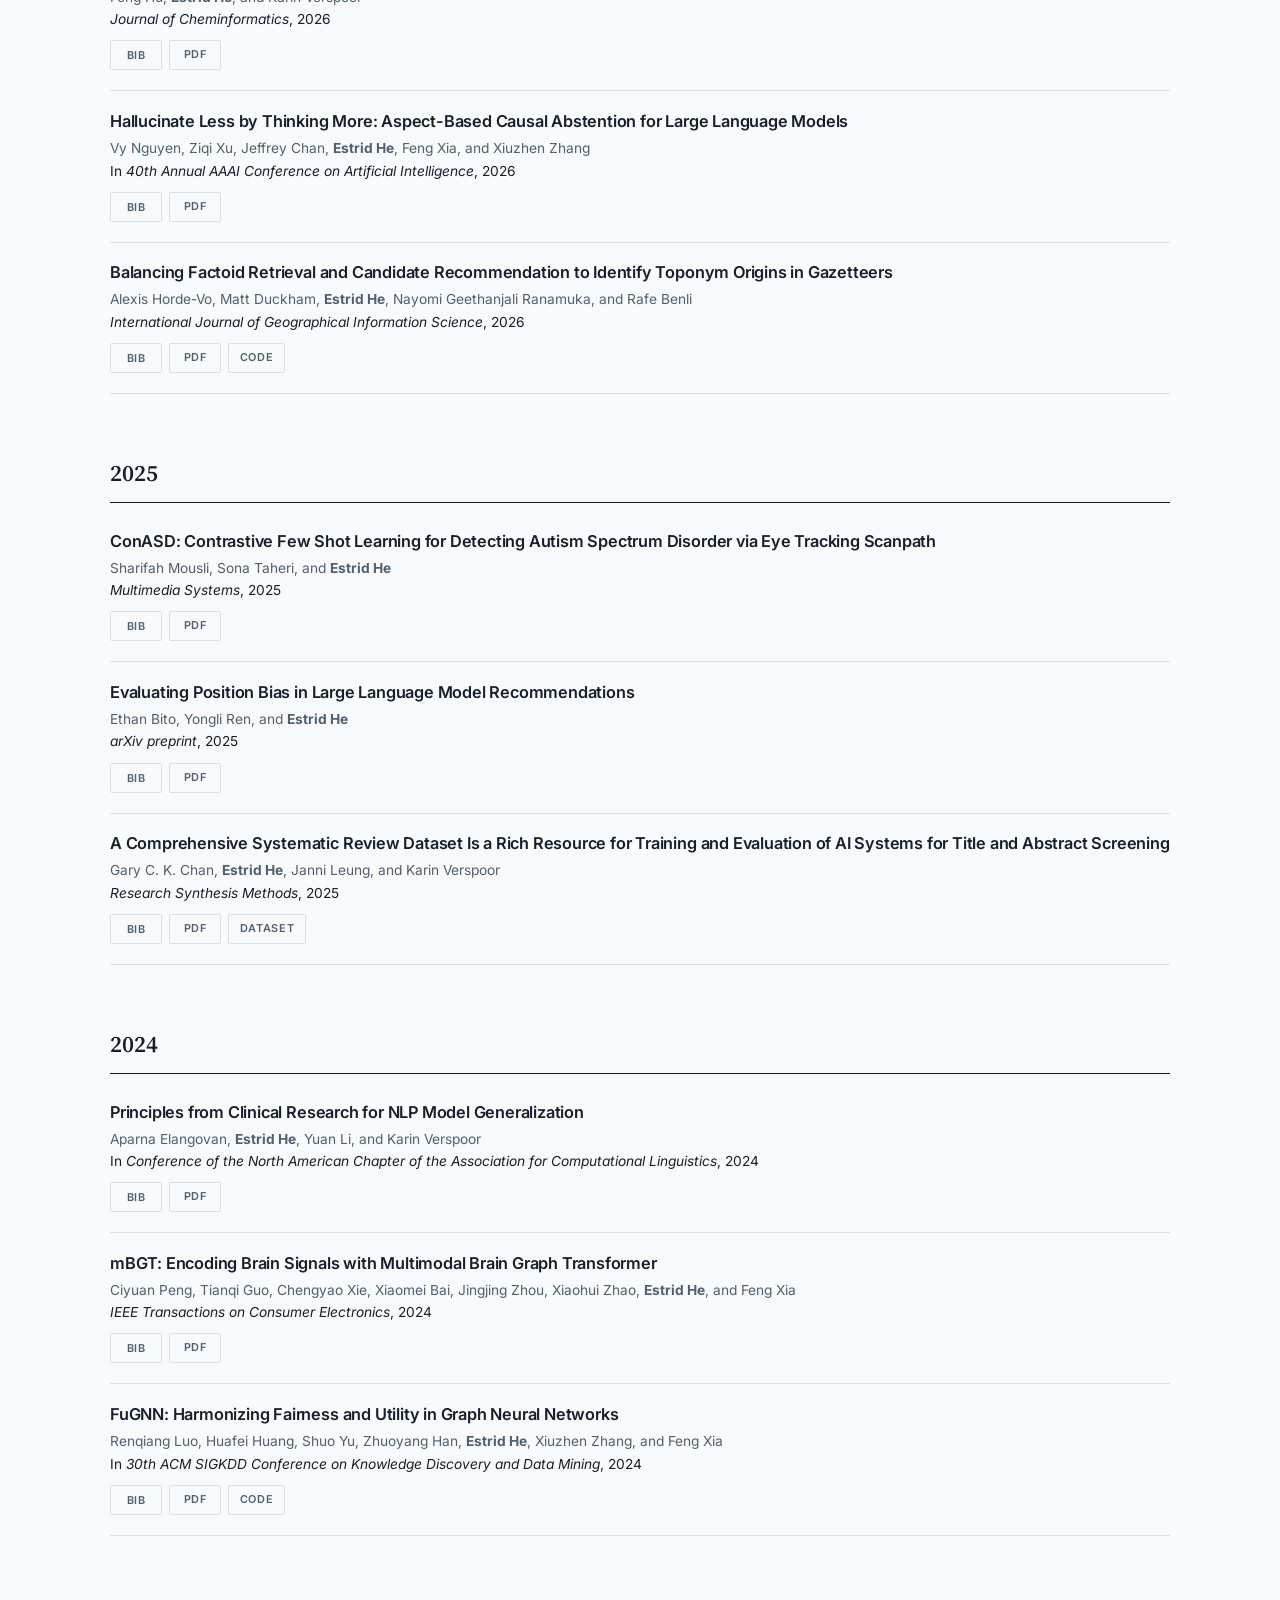
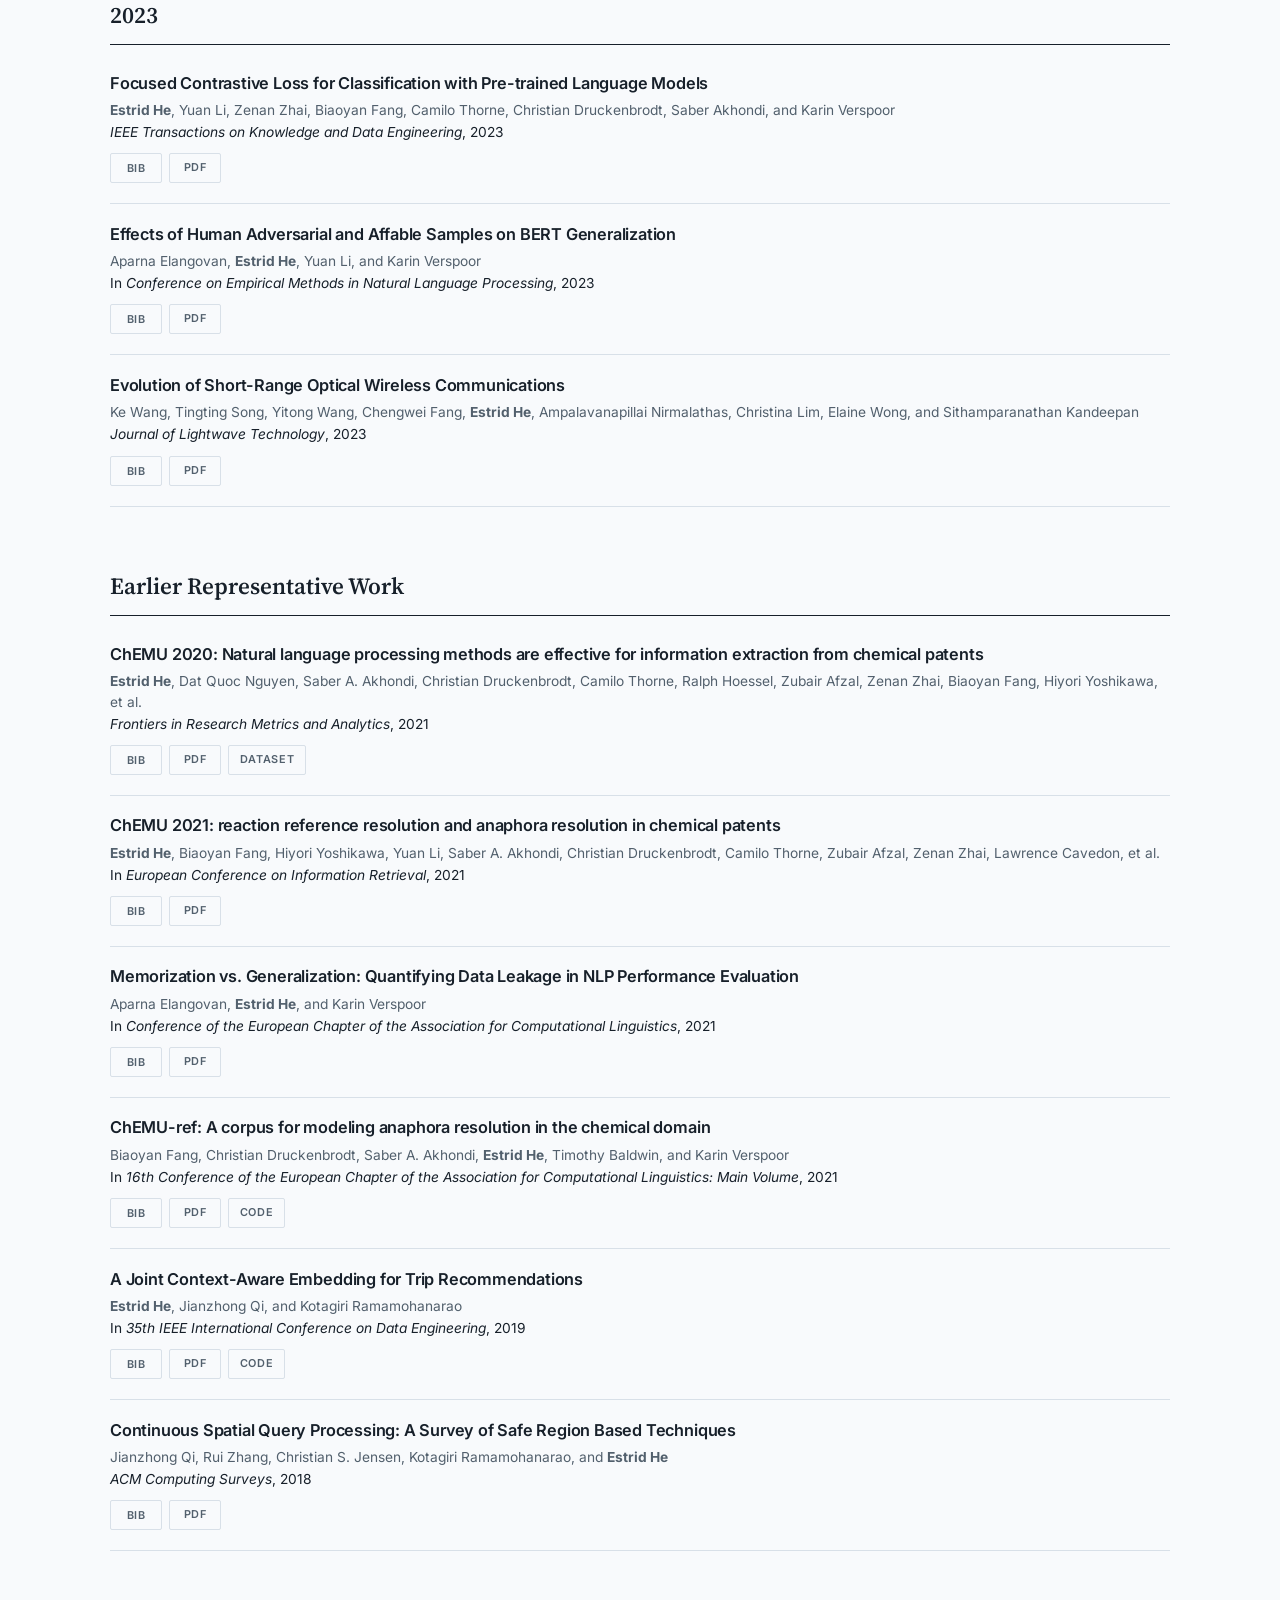
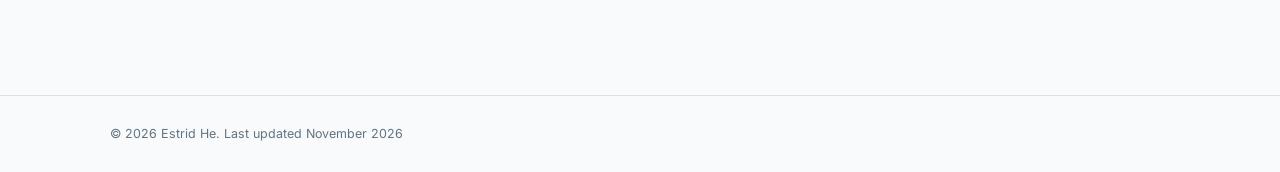
<file: publications.html>
<!doctype html>
<html lang="en">
<head>
  <meta charset="utf-8">
  <meta name="viewport" content="width=device-width, initial-scale=1">
  <title>Publications | Estrid He</title>
  <meta name="description" content="Selected publications by Estrid He on trustworthy AI, large language models, domain AI, recommendation, and data mining.">
  <link rel="stylesheet" href="styles.css">
  <link rel="icon" type="image/png" href="assets/profile_doodle.png">
</head>
<body>
  <header class="site-header">
    <div class="container header-row">
      <a class="brand" href="index.html">
        <strong>Estrid He</strong>
        <span>RMIT University</span>
      </a>
      <button class="nav-toggle" type="button" data-nav-toggle aria-label="Open navigation" aria-expanded="false"></button>
      <nav class="main-nav" data-nav aria-label="Primary navigation">
        <a href="index.html">Home</a>
        <a href="publications.html" aria-current="page">Publications</a>
        <a href="projects.html">Funded Projects</a>
        <a href="service.html">Service</a>
        <a href="teaching.html">Teaching</a>
      </nav>
      <div class="header-actions">
        <button class="theme-toggle" type="button" data-theme-toggle aria-label="Toggle theme"></button>
      </div>
    </div>
  </header>

  <main class="page-shell">
    <div class="container">
      <div class="page-header publications-header">
        <div class="page-title">
          <h1>Selected Publications</h1>
          <p class="lead publication-intro">For the complete and most up-to-date list, visit my Google Scholar profile.</p>
        </div>
        <a class="button secondary" href="https://scholar.google.com/citations?user=Lwso-psAAAAJ&amp;hl=en" target="_blank" rel="noopener noreferrer">View Google Scholar</a>
      </div>

      <section class="year-block" data-year-group>
        <h2>2026</h2>
        <div class="stack">
          <article class="pub-item" id="graph-guided-selective-unlearning">
            <span class="tag">EMNLP Industry Track</span>
            <h3>Graph-Guided Selective Unlearning for Language Models: Controlling Support Routes Beyond Forget Seeds</h3>
            <p class="pub-meta">Waqas Khan, Tabinda Sarwar, Jingyue Cong, Xun Yi, and <strong>Estrid He</strong></p>
            <p class="pub-venue">In <em>Conference on Empirical Methods in Natural Language Processing (EMNLP), Industry Track</em>, 2026</p>
          </article>
          <article class="pub-item" id="graphprofiler">
            <span class="tag">EMNLP</span>
            <h3>GraphProfiler: Source-Linked Sensitive Attribute Inference via Personal Knowledge Graphs</h3>
            <p class="pub-meta">Ahmed Sohair Khan, <strong>Estrid He</strong>, Chenglong Ma, Monica Wachowicz, and Elham Naghizade</p>
            <p class="pub-venue">In <em>Conference on Empirical Methods in Natural Language Processing (EMNLP), Main Conference</em>, 2026</p>
          </article>
          <article class="pub-item" id="twin-worlds">
            <span class="tag">EMNLP</span>
            <h3>Twin Worlds: Equivariance-Based Abstention for Evidence-Grounded Reasoning</h3>
            <p class="pub-meta">Vy Nguyen, Ziqi Xu, Jeffrey Chan, <strong>Estrid He</strong>, Feng Xia, Renqiang Luo, Erik Cambria, and Xiuzhen Zhang</p>
            <p class="pub-venue">In <em>Conference on Empirical Methods in Natural Language Processing (EMNLP), Main Conference</em>, 2026</p>
          </article>
          <article class="pub-item">
            <span class="tag">SIGIR</span>
            <h3>One Pass, Any Order: Position-Invariant Listwise Reranking for LLM-Based Recommendation</h3>
            <p class="pub-meta">Ethan Bito, Yongli Ren, and <strong>Estrid He</strong></p>
            <p class="pub-venue">In <em>49th International ACM SIGIR Conference on Research and Development in Information Retrieval</em>, 2026</p>
          </article>
          <article class="pub-item">
            <span class="tag">RecSys</span>
            <h3>Position Bias Undermines Preference Consistency in Listwise LLM-Based Reranking</h3>
            <p class="pub-meta">Ethan Bito, Yongli Ren, and <strong>Estrid He</strong></p>
            <p class="pub-venue">In <em>ACM Conference on Recommender Systems</em>, 2026</p>
          </article>
          <article class="pub-item">
            <span class="tag">INTERSPEECH</span>
            <h3>I Am No One: Style-Aware Paraphrasing for Text Anonymization</h3>
            <p class="pub-meta">Ahmed Sohair Khan, <strong>Estrid He</strong>, Monica Wachowicz, and Elham Naghizade</p>
            <p class="pub-venue">In <em>INTERSPEECH</em>, 2026</p>
          </article>
          <article class="pub-item">
            <span class="tag">SIGSPATIAL</span>
            <h3>Do We Still Need Gazetteers in the Era of LLMs? Chaining Retrieval with a Spatial Neuro-Symbolic Index</h3>
            <p class="pub-meta">Alexis Horde Vo, <strong>Estrid He</strong>, and Matt Duckham</p>
            <p class="pub-venue">In <em>ACM SIGSPATIAL International Conference on Advances in Geographic Information Systems</em>, 2026</p>
          </article>
          <article class="pub-item">
            <span class="tag">IEEE Intelligent Systems</span>
            <h3>Learning on Multimodal Graphs</h3>
            <p class="pub-meta">Ciyuan Peng, <strong>Estrid He</strong>, and Feng Xia</p>
            <p class="pub-venue"><em>IEEE Intelligent Systems</em>, 2026</p>
            <div class="inline-actions"><a href="assets/papers/learning-on-multimodal-graphs.pdf" target="_blank" rel="noopener noreferrer">PDF</a></div>
          </article>
          <article class="pub-item">
            <span class="tag">Journal of Cheminformatics</span>
            <h3>AdaptMol: Domain Adaptation for Molecular Image Recognition with Limited Supervision</h3>
            <p class="pub-meta">Feng Hu, <strong>Estrid He</strong>, and Karin Verspoor</p>
            <p class="pub-venue"><em>Journal of Cheminformatics</em>, 2026</p>
          </article>
          <article class="pub-item">
            <span class="tag">AAAI</span>
            <h3>Hallucinate Less by Thinking More: Aspect-Based Causal Abstention for Large Language Models</h3>
            <p class="pub-meta">Vy Nguyen, Ziqi Xu, Jeffrey Chan, <strong>Estrid He</strong>, Feng Xia, and Xiuzhen Zhang</p>
            <p class="pub-venue">In <em>40th Annual AAAI Conference on Artificial Intelligence</em>, 2026</p>
          </article>
          <article class="pub-item">
            <span class="tag">International Journal of Geographical Information Science</span>
            <h3>Balancing Factoid Retrieval and Candidate Recommendation to Identify Toponym Origins in Gazetteers</h3>
            <p class="pub-meta">Alexis Horde-Vo, Matt Duckham, <strong>Estrid He</strong>, Nayomi Geethanjali Ranamuka, and Rafe Benli</p>
            <p class="pub-venue"><em>International Journal of Geographical Information Science</em>, 2026</p>
          </article>
        </div>
      </section>

      <section class="year-block" data-year-group>
        <h2>2025</h2>
        <div class="stack">
          <article class="pub-item">
            <span class="tag">Multimedia Systems · Q1</span>
            <h3>ConASD: Contrastive Few Shot Learning for Detecting Autism Spectrum Disorder via Eye Tracking Scanpath</h3>
            <p class="pub-meta">Sharifah Mousli, Sona Taheri, and <strong>Estrid He</strong></p>
            <p class="pub-venue"><em>Multimedia Systems</em>, 2025</p>
            <div class="inline-actions"><a href="assets/papers/conasd.pdf" target="_blank" rel="noopener noreferrer">PDF</a></div>
          </article>
          <article class="pub-item">
            <span class="tag">Preprint</span>
            <h3>Evaluating Position Bias in Large Language Model Recommendations</h3>
            <p class="pub-meta">Ethan Bito, Yongli Ren, and <strong>Estrid He</strong></p>
            <p class="pub-venue"><em>arXiv preprint</em>, 2025</p>
          </article>
          <article class="pub-item">
            <span class="tag">Research Synthesis Methods</span>
            <h3>A Comprehensive Systematic Review Dataset Is a Rich Resource for Training and Evaluation of AI Systems for Title and Abstract Screening</h3>
            <p class="pub-meta">Gary C. K. Chan, <strong>Estrid He</strong>, Janni Leung, and Karin Verspoor</p>
            <p class="pub-venue"><em>Research Synthesis Methods</em>, 2025</p>
          </article>
        </div>
      </section>

      <section class="year-block"><h2>2024</h2><div class="stack">
        <article class="pub-item"><span class="tag">NAACL</span><h3>Principles from Clinical Research for NLP Model Generalization</h3><p class="pub-meta">Aparna Elangovan, <strong>Estrid He</strong>, Yuan Li, and Karin Verspoor</p><p class="pub-venue">In <em>Conference of the North American Chapter of the Association for Computational Linguistics</em>, 2024</p></article>
        <article class="pub-item"><span class="tag">IEEE TCE</span><h3>mBGT: Encoding Brain Signals with Multimodal Brain Graph Transformer</h3><p class="pub-meta">Ciyuan Peng, Tianqi Guo, Chengyao Xie, Xiaomei Bai, Jingjing Zhou, Xiaohui Zhao, <strong>Estrid He</strong>, and Feng Xia</p><p class="pub-venue"><em>IEEE Transactions on Consumer Electronics</em>, 2024</p></article>
        <article class="pub-item"><span class="tag">KDD</span><h3>FuGNN: Harmonizing Fairness and Utility in Graph Neural Networks</h3><p class="pub-meta">Renqiang Luo, Huafei Huang, Shuo Yu, Zhuoyang Han, <strong>Estrid He</strong>, Xiuzhen Zhang, and Feng Xia</p><p class="pub-venue">In <em>30th ACM SIGKDD Conference on Knowledge Discovery and Data Mining</em>, 2024</p></article>
      </div></section>

      <section class="year-block"><h2>2023</h2><div class="stack">
        <article class="pub-item"><span class="tag">IEEE TKDE</span><h3>Focused Contrastive Loss for Classification with Pre-trained Language Models</h3><p class="pub-meta"><strong>Estrid He</strong>, Yuan Li, Zenan Zhai, Biaoyan Fang, Camilo Thorne, Christian Druckenbrodt, Saber Akhondi, and Karin Verspoor</p><p class="pub-venue"><em>IEEE Transactions on Knowledge and Data Engineering</em>, 2023</p></article>
        <article class="pub-item"><span class="tag">EMNLP</span><h3>Effects of Human Adversarial and Affable Samples on BERT Generalization</h3><p class="pub-meta">Aparna Elangovan, <strong>Estrid He</strong>, Yuan Li, and Karin Verspoor</p><p class="pub-venue">In <em>Conference on Empirical Methods in Natural Language Processing</em>, 2023</p></article>
        <article class="pub-item"><span class="tag">JLT</span><h3>Evolution of Short-Range Optical Wireless Communications</h3><p class="pub-meta">Ke Wang, Tingting Song, Yitong Wang, Chengwei Fang, <strong>Estrid He</strong>, Ampalavanapillai Nirmalathas, Christina Lim, Elaine Wong, and Sithamparanathan Kandeepan</p><p class="pub-venue"><em>Journal of Lightwave Technology</em>, 2023</p></article>
      </div></section>

      <section class="year-block"><h2>Earlier Representative Work</h2><div class="stack">
        <article class="pub-item"><h3>ChEMU 2020: Natural language processing methods are effective for information extraction from chemical patents</h3><p class="pub-meta"><strong>Estrid He</strong>, Dat Quoc Nguyen, Saber A. Akhondi, Christian Druckenbrodt, Camilo Thorne, Ralph Hoessel, Zubair Afzal, Zenan Zhai, Biaoyan Fang, Hiyori Yoshikawa, et al.</p><p class="pub-venue"><em>Frontiers in Research Metrics and Analytics</em>, 2021</p></article>
        <article class="pub-item"><h3>ChEMU 2021: reaction reference resolution and anaphora resolution in chemical patents</h3><p class="pub-meta"><strong>Estrid He</strong>, Biaoyan Fang, Hiyori Yoshikawa, Yuan Li, Saber A. Akhondi, Christian Druckenbrodt, Camilo Thorne, Zubair Afzal, Zenan Zhai, Lawrence Cavedon, et al.</p><p class="pub-venue">In <em>European Conference on Information Retrieval</em>, 2021</p></article>
        <article class="pub-item"><h3>Memorization vs. Generalization: Quantifying Data Leakage in NLP Performance Evaluation</h3><p class="pub-meta">Aparna Elangovan, <strong>Estrid He</strong>, and Karin Verspoor</p><p class="pub-venue">In <em>Conference of the European Chapter of the Association for Computational Linguistics</em>, 2021</p></article>
        <article class="pub-item"><h3>ChEMU-ref: A corpus for modeling anaphora resolution in the chemical domain</h3><p class="pub-meta">Biaoyan Fang, Christian Druckenbrodt, Saber A. Akhondi, <strong>Estrid He</strong>, Timothy Baldwin, and Karin Verspoor</p><p class="pub-venue">In <em>16th Conference of the European Chapter of the Association for Computational Linguistics: Main Volume</em>, 2021</p></article>
        <article class="pub-item"><h3>A Joint Context-Aware Embedding for Trip Recommendations</h3><p class="pub-meta"><strong>Estrid He</strong>, Jianzhong Qi, and Kotagiri Ramamohanarao</p><p class="pub-venue">In <em>35th IEEE International Conference on Data Engineering</em>, 2019</p></article>
        <article class="pub-item"><h3>Continuous Spatial Query Processing: A Survey of Safe Region Based Techniques</h3><p class="pub-meta">Jianzhong Qi, Rui Zhang, Christian S. Jensen, Kotagiri Ramamohanarao, and <strong>Estrid He</strong></p><p class="pub-venue"><em>ACM Computing Surveys</em>, 2018</p></article>
      </div></section>
    </div>
  </main>

  <div id="footer-placeholder"></div>
  <script src="shared.js"></script>

  <script src="script.js"></script>
  <script src="publications.js"></script>
</body>
</html>
</file>
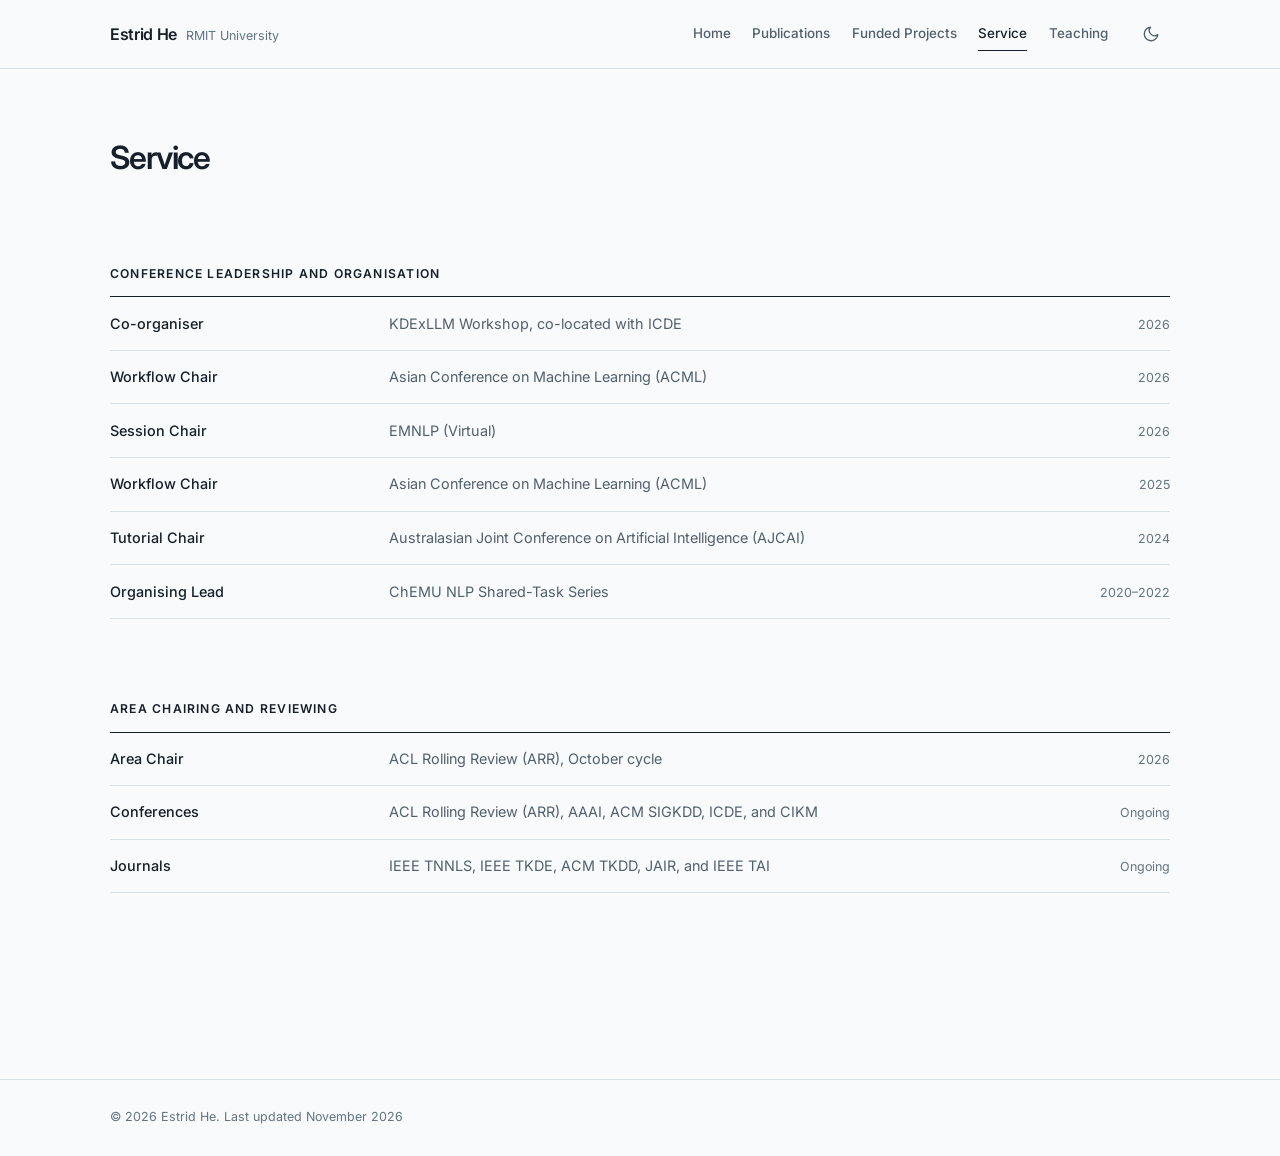
<file: service.html>
<!doctype html>
<html lang="en">
<head>
  <meta charset="utf-8">
  <meta name="viewport" content="width=device-width, initial-scale=1">
  <title>Service | Estrid He</title>
  <meta name="description" content="Academic and professional service by Estrid He, including conference leadership, organisation, and reviewing.">
  <link rel="stylesheet" href="styles.css">
  <link rel="icon" type="image/png" href="assets/profile_doodle.png">
</head>
<body>
  <header class="site-header">
    <div class="container header-row">
      <a class="brand" href="index.html">
        <strong>Estrid He</strong>
        <span>RMIT University</span>
      </a>
      <button class="nav-toggle" type="button" data-nav-toggle aria-label="Open navigation" aria-expanded="false"></button>
      <nav class="main-nav" data-nav aria-label="Primary navigation">
        <a href="index.html">Home</a>
        <a href="publications.html">Publications</a>
        <a href="projects.html">Funded Projects</a>
        <a href="service.html" aria-current="page">Service</a>
        <a href="teaching.html">Teaching</a>
      </nav>
      <div class="header-actions">
        <button class="theme-toggle" type="button" data-theme-toggle aria-label="Toggle theme"></button>
      </div>
    </div>
  </header>

  <main class="page-shell">
    <div class="container">
      <div class="page-header service-header">
        <div class="page-title">
          <h1>Service</h1>
        </div>
      </div>

      <div class="service-list">
        <section class="service-group" aria-labelledby="service-leadership">
          <h2 id="service-leadership">Conference Leadership and Organisation</h2>
          <div class="service-row">
            <p class="service-role">Co-organiser</p>
            <p class="service-venue">KDExLLM Workshop, co-located with ICDE</p>
            <p class="service-year">2026</p>
          </div>
          <div class="service-row">
            <p class="service-role">Workflow Chair</p>
            <p class="service-venue">Asian Conference on Machine Learning (ACML)</p>
            <p class="service-year">2026</p>
          </div>
          <div class="service-row">
            <p class="service-role">Session Chair</p>
            <p class="service-venue">EMNLP (Virtual)</p>
            <p class="service-year">2026</p>
          </div>
          <div class="service-row">
            <p class="service-role">Workflow Chair</p>
            <p class="service-venue">Asian Conference on Machine Learning (ACML)</p>
            <p class="service-year">2025</p>
          </div>
          <div class="service-row">
            <p class="service-role">Tutorial Chair</p>
            <p class="service-venue">Australasian Joint Conference on Artificial Intelligence (AJCAI)</p>
            <p class="service-year">2024</p>
          </div>
          <div class="service-row">
            <p class="service-role">Organising Lead</p>
            <p class="service-venue">ChEMU NLP Shared-Task Series</p>
            <p class="service-year">2020–2022</p>
          </div>
        </section>

        <section class="service-group" aria-labelledby="service-reviewing">
          <h2 id="service-reviewing">Area Chairing and Reviewing</h2>
          <div class="service-row">
            <p class="service-role">Area Chair</p>
            <p class="service-venue">ACL Rolling Review (ARR), October cycle</p>
            <p class="service-year">2026</p>
          </div>
          <div class="service-row">
            <p class="service-role">Conferences</p>
            <p class="service-venue">ACL Rolling Review (ARR), AAAI, ACM SIGKDD, ICDE, and CIKM</p>
            <p class="service-year">Ongoing</p>
          </div>
          <div class="service-row">
            <p class="service-role">Journals</p>
            <p class="service-venue">IEEE TNNLS, IEEE TKDE, ACM TKDD, JAIR, and IEEE TAI</p>
            <p class="service-year">Ongoing</p>
          </div>
        </section>
      </div>
    </div>
  </main>

  <div id="footer-placeholder"></div>
  <script src="shared.js"></script>

  <script src="script.js"></script>
</body>
</html>
</file>
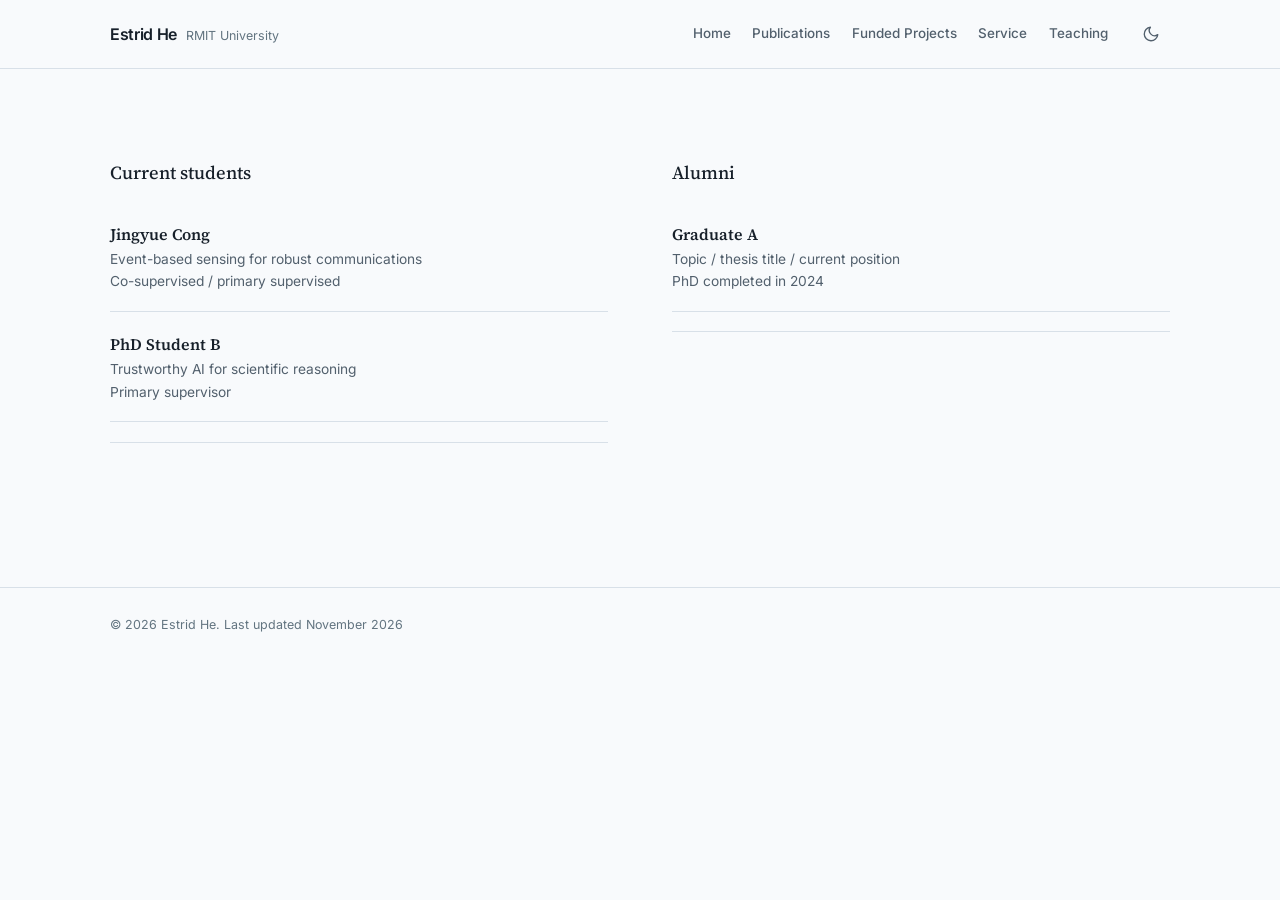
<file: students.html>
<!doctype html>
<html lang="en">
<head>
  <meta charset="utf-8">
  <meta name="viewport" content="width=device-width, initial-scale=1">
  <title>Students | Estrid He</title>
  <meta name="description" content="Students page for a clean academic GitHub Pages template.">
  <link rel="stylesheet" href="styles.css">
  <link rel="icon" type="image/png" href="assets/profile_doodle.png">
</head>
<body>
  <header class="site-header">
    <div class="container header-row">
      <a class="brand" href="index.html">
        <strong>Estrid He</strong>
        <span>RMIT University</span>
      </a>
      <button class="nav-toggle" type="button" data-nav-toggle aria-label="Open navigation" aria-expanded="false"></button>
      <nav class="main-nav" data-nav aria-label="Primary navigation">
        <a href="index.html">Home</a>
        <a href="publications.html">Publications</a>
        <a href="projects.html">Funded Projects</a>
        <a href="service.html">Service</a>
        <a href="teaching.html">Teaching</a>
      </nav>
      <div class="header-actions">
        <button class="theme-toggle" type="button" data-theme-toggle aria-label="Toggle theme"></button>
      </div>
    </div>
  </header>

  <main class="page-shell">
    <div class="container">
<!--      <div class="page-header">-->
<!--        <div class="page-title">-->
<!--          <h1>Students</h1>-->
<!--          <p class="lead">I am fortunate to have worked with all my students.</p>-->
<!--        </div>-->
<!--      </div>-->

      <section class="student-grid">
        <article class="list-card">
          <h3>Current students</h3>
          <div class="students-list" style="margin-top: 1rem;">
            <div class="student-card">
              <strong>Jingyue Cong</strong>
              <div class="small-muted">Event-based sensing for robust communications</div>
              <div class="small-muted">Co-supervised / primary supervised</div>
            </div>
            <div class="student-card">
              <strong>PhD Student B</strong>
              <div class="small-muted">Trustworthy AI for scientific reasoning</div>
              <div class="small-muted">Primary supervisor</div>
            </div>
          </div>
        </article>

        <div>
          <article class="list-card">
            <h3>Alumni</h3>
            <div class="students-list" style="margin-top: 1rem;">
              <div class="student-card">
                <strong>Graduate A</strong>
                <div class="small-muted">Topic / thesis title / current position</div>
                <div class="small-muted">PhD completed in 2024</div>
              </div>
            </div>
          </article>

<!--          <article class="callout">-->
<!--            <h3>Prospective students</h3>-->
<!--            <p>I welcome enquiries from motivated students with strong backgrounds in machine learning, communications, photonics, sensing, and related areas.</p>-->
<!--            <a class="button" href="mailto:your.email@university.edu">Get in touch</a>-->
<!--          </article>-->
        </div>
      </section>
    </div>
  </main>

  <div id="footer-placeholder"></div>
  <script src="shared.js"></script>

  <script src="script.js"></script>
</body>
</html>
</file>
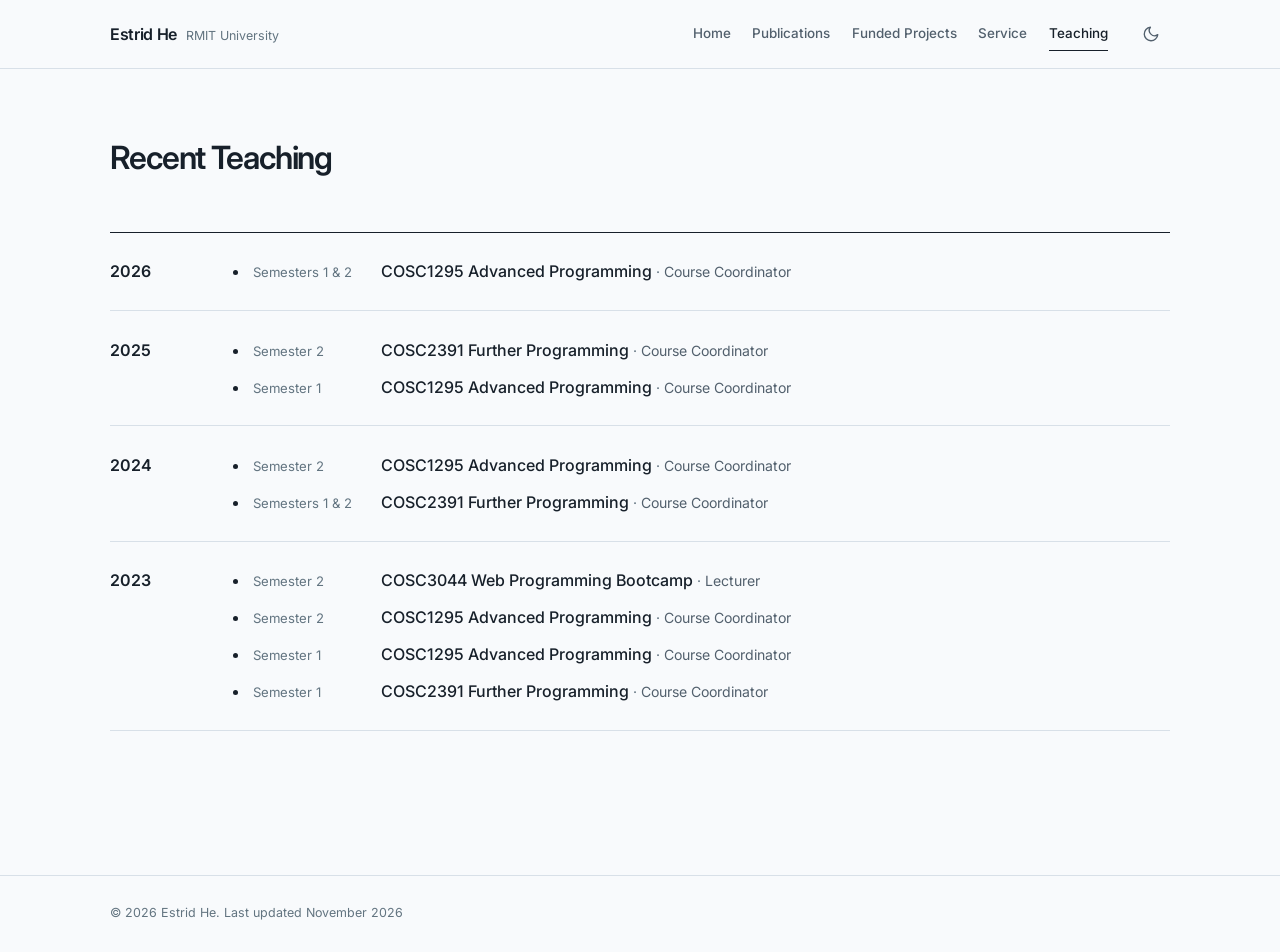
<file: teaching.html>
<!doctype html>
<html lang="en">
<head>
  <meta charset="utf-8">
  <meta name="viewport" content="width=device-width, initial-scale=1">
  <title>Recent Teaching | Estrid He</title>
  <meta name="description" content="Recent teaching by Estrid He at RMIT University.">
  <link rel="stylesheet" href="styles.css">
  <link rel="icon" type="image/png" href="assets/profile_doodle.png">
</head>
<body>
  <header class="site-header">
    <div class="container header-row">
      <a class="brand" href="index.html">
        <strong>Estrid He</strong>
        <span>RMIT University</span>
      </a>
      <button class="nav-toggle" type="button" data-nav-toggle aria-label="Open navigation" aria-expanded="false"></button>
      <nav class="main-nav" data-nav aria-label="Primary navigation">
        <a href="index.html">Home</a>
        <a href="publications.html">Publications</a>
        <a href="projects.html">Funded Projects</a>
        <a href="service.html">Service</a>
        <a href="teaching.html" aria-current="page">Teaching</a>
      </nav>
      <div class="header-actions">
        <button class="theme-toggle" type="button" data-theme-toggle aria-label="Toggle theme"></button>
      </div>
    </div>
  </header>

  <main class="page-shell">
    <div class="container">
      <div class="page-header teaching-header">
        <div class="page-title">
          <h1>Recent Teaching</h1>
        </div>
      </div>

      <section class="teaching-list" aria-label="Recent courses">
        <div class="teaching-year">
          <h2>2026</h2>
          <ul>
            <li><span class="teaching-term">Semesters 1 &amp; 2</span><span class="teaching-course">COSC1295 Advanced Programming</span><span class="teaching-role">Course Coordinator</span></li>
          </ul>
        </div>

        <div class="teaching-year">
          <h2>2025</h2>
          <ul>
            <li><span class="teaching-term">Semester 2</span><span class="teaching-course">COSC2391 Further Programming</span><span class="teaching-role">Course Coordinator</span></li>
            <li><span class="teaching-term">Semester 1</span><span class="teaching-course">COSC1295 Advanced Programming</span><span class="teaching-role">Course Coordinator</span></li>
          </ul>
        </div>

        <div class="teaching-year">
          <h2>2024</h2>
          <ul>
            <li><span class="teaching-term">Semester 2</span><span class="teaching-course">COSC1295 Advanced Programming</span><span class="teaching-role">Course Coordinator</span></li>
            <li><span class="teaching-term">Semesters 1 &amp; 2</span><span class="teaching-course">COSC2391 Further Programming</span><span class="teaching-role">Course Coordinator</span></li>
          </ul>
        </div>

        <div class="teaching-year">
          <h2>2023</h2>
          <ul>
            <li><span class="teaching-term">Semester 2</span><span class="teaching-course">COSC3044 Web Programming Bootcamp</span><span class="teaching-role">Lecturer</span></li>
            <li><span class="teaching-term">Semester 2</span><span class="teaching-course">COSC1295 Advanced Programming</span><span class="teaching-role">Course Coordinator</span></li>
            <li><span class="teaching-term">Semester 1</span><span class="teaching-course">COSC1295 Advanced Programming</span><span class="teaching-role">Course Coordinator</span></li>
            <li><span class="teaching-term">Semester 1</span><span class="teaching-course">COSC2391 Further Programming</span><span class="teaching-role">Course Coordinator</span></li>
          </ul>
        </div>
      </section>
    </div>
  </main>


  <div id="footer-placeholder"></div>
  <script src="shared.js"></script>
  <script src="script.js"></script>
</body>
</html>
</file>
<file: styles.css>
@import url('https://fonts.googleapis.com/css2?family=Inter:wght@400;500;600&family=Source+Serif+4:opsz,wght@8..60,500;8..60,600&display=swap');

:root {
  --bg: #f8fafc;
  --surface: #ffffff;
  --text: #17202a;
  --muted: #52606d;
  --faint: #627480;
  --line: #d8e0e8;
  --accent: #176b78;
  --accent-soft: #eaf6f7;
  --max-width: 1060px;
  --content-width: var(--max-width);
  --sans: "Inter", -apple-system, BlinkMacSystemFont, "Segoe UI", sans-serif;
  --serif: "Source Serif 4", Georgia, "Times New Roman", serif;
}

html[data-theme="dark"] {
  --bg: #0f1419;
  --surface: #151c22;
  --text: #f1f5f7;
  --muted: #aebbc4;
  --faint: #7f919d;
  --line: #2d3a43;
  --accent: #66c2c8;
  --accent-soft: #162b30;
}

* { box-sizing: border-box; }

html {
  scroll-behavior: smooth;
  color-scheme: light;
}

html[data-theme="dark"] { color-scheme: dark; }

body {
  margin: 0;
  background: var(--bg);
  color: var(--text);
  font-family: var(--sans);
  font-size: 16px;
  line-height: 1.65;
  -webkit-font-smoothing: antialiased;
}

a {
  color: var(--accent);
  text-decoration-thickness: 1px;
  text-underline-offset: 0.18em;
}

a:hover { text-decoration: underline; }

a:focus-visible,
button:focus-visible,
select:focus-visible {
  outline: 2px solid var(--accent);
  outline-offset: 3px;
}

img { display: block; max-width: 100%; }

h1, h2, h3, p { overflow-wrap: break-word; }

.container {
  width: min(calc(100% - 3rem), var(--max-width));
  margin-inline: auto;
}

.site-header {
  position: sticky;
  top: 0;
  z-index: 30;
  background: color-mix(in srgb, var(--bg) 92%, transparent);
  backdrop-filter: blur(14px);
  border-bottom: 1px solid var(--line);
}

.header-row {
  min-height: 68px;
  display: flex;
  align-items: center;
  gap: 1.5rem;
}

.brand {
  display: flex;
  align-items: baseline;
  gap: 0.55rem;
  margin-right: auto;
  color: var(--text);
  text-decoration: none;
  white-space: nowrap;
}

.brand:hover { text-decoration: none; }
.brand strong {
  font-family: var(--sans);
  font-size: 1rem;
  font-weight: 600;
  letter-spacing: -0.02em;
}
.brand span { color: var(--faint); font-size: 0.78rem; }

.main-nav {
  display: flex;
  align-items: center;
  gap: 1.35rem;
}

.main-nav a {
  padding: 0.35rem 0;
  border-bottom: 1px solid transparent;
  color: var(--muted);
  font-size: 0.84rem;
  font-weight: 500;
  text-decoration: none;
}

.main-nav a:hover,
.main-nav a[aria-current="page"] {
  border-color: var(--text);
  color: var(--text);
}

.header-actions { display: flex; align-items: center; }

.theme-toggle,
.nav-toggle {
  display: inline-flex;
  align-items: center;
  justify-content: center;
  width: 38px;
  height: 38px;
  padding: 0;
  border: 0;
  border-radius: 50%;
  background: transparent;
  color: var(--muted);
  cursor: pointer;
}

.theme-toggle:hover,
.nav-toggle:hover { background: var(--accent-soft); color: var(--text); }
.nav-toggle { display: none; }
.nav-toggle svg, .theme-toggle svg, .meta-line svg { width: 18px; height: 18px; stroke: currentColor; }

.page-shell { padding: 4.5rem 0 5rem; }

.page-header,
.section-header {
  display: flex;
  align-items: end;
  justify-content: space-between;
  gap: 2rem;
  margin-bottom: 3.5rem;
  padding-bottom: 2rem;
  border-bottom: 1px solid var(--line);
}

.page-title { max-width: 720px; }

.eyebrow,
.mini-label {
  margin: 0 0 0.65rem;
  color: var(--faint);
  font-size: 0.72rem;
  font-weight: 600;
  letter-spacing: 0.13em;
  text-transform: uppercase;
}

.page-title h1,
.hero h1,
.section-heading h2 {
  margin: 0;
  font-family: var(--serif);
  font-weight: 600;
  letter-spacing: -0.025em;
  line-height: 1.08;
}

.page-title h1 { font-size: clamp(1.7rem, 2.5vw, 2.1rem); }
.page-title .lead { margin: 1rem 0 0; max-width: 66ch; color: var(--muted); }

.button {
  display: inline-flex;
  align-items: center;
  justify-content: center;
  min-height: 42px;
  padding: 0.65rem 1rem;
  border: 1px solid var(--text);
  border-radius: 2px;
  background: var(--text);
  color: var(--bg);
  font-size: 0.82rem;
  font-weight: 600;
  text-decoration: none;
  white-space: nowrap;
}

.button.secondary { border-color: var(--line); background: transparent; color: var(--text); }
.button:hover { text-decoration: none; opacity: 0.78; }

/* Homepage */
.hero {
  display: grid;
  grid-template-columns: minmax(0, 1.45fr) minmax(250px, 0.55fr);
  gap: clamp(3rem, 8vw, 6rem);
  padding: 5.5rem 0 4rem;
}

.hero-copy { display: flex; flex-direction: column; justify-content: center; gap: 1rem; }
.hero h1 { font-size: clamp(3.4rem, 7vw, 5.8rem); }

.aka-inline {
  display: inline;
  margin-left: 0.45rem;
  color: var(--faint);
  font-family: var(--sans);
  font-size: 0.22em;
  font-weight: 400;
  letter-spacing: 0;
}

.hero .subtitle { margin: 0.4rem 0 0; color: var(--text); font-size: 1.05rem; }
.affiliation-links a { display: block; margin-top: 0.2rem; text-decoration: none; }
.hero p.lead { margin: 0.4rem 0 0; color: var(--muted); max-width: 68ch; }

.meta-line {
  display: flex;
  align-items: center;
  gap: 0.55rem;
  margin-top: 0.28rem;
  color: var(--muted);
  font-size: 0.88rem;
}

.meta-line a { text-decoration: none; }

.panel, .card, .list-card, .timeline-item, .callout { background: transparent; }
.profile-panel { padding: 0; }
.profile-head { display: flex; flex-direction: column; gap: 1rem; }
.photo-frame { width: 100%; margin: 0; }
.profile-photo { width: 100%; border-radius: 2px; filter: saturate(0.98); }

.tag-list, .timeline-tags, .item-tags {
  display: flex;
  flex-wrap: wrap;
  gap: 0.4rem 0.8rem;
}

.tag {
  color: var(--muted);
  font-size: 0.78rem;
}

/* Homepage overview */
.home-main {
  padding-bottom: 5rem;
}

.home-hero {
  display: grid;
  grid-template-columns: minmax(0, 1fr) clamp(190px, 24vw, 300px);
  align-items: start;
  gap: clamp(2.5rem, 6vw, 5rem);
  padding: 4rem 0 4.5rem;
}

.home-identity {
  display: flex;
  flex-direction: column;
  gap: 1.4rem;
}

.home-name-block h1 {
  display: flex;
  flex-wrap: wrap;
  align-items: baseline;
  gap: 0.35rem 0.7rem;
  margin: 0;
  font-family: var(--sans);
  font-size: clamp(1.9rem, 2.8vw, 2.4rem);
  font-weight: 600;
  letter-spacing: -0.06em;
  line-height: 1.05;
}

.alternate-name {
  color: var(--faint);
  font-size: clamp(1.05rem, 1.7vw, 1.25rem);
  font-weight: 400;
  letter-spacing: 0;
  white-space: nowrap;
}

.alternate-name-text { font-size: 1.1em; }

.home-position {
  display: flex;
  flex-direction: column;
  align-items: flex-start;
  gap: 0.12rem;
}

.home-position p { margin: 0; }
.home-role { color: var(--text); font-size: 1rem; font-weight: 500; }
.home-position a { text-decoration: none; }
.home-location { padding-top: 0.45rem; color: var(--muted); font-size: 0.84rem; }

.home-research {
  max-width: 68ch;
  padding-top: 0.15rem;
}

.home-research p {
  margin: 0;
  color: var(--muted);
  font-size: 1rem;
  line-height: 1.75;
  text-align: justify;
  text-justify: inter-word;
  hyphens: auto;
}

.home-research strong { color: var(--text); font-weight: 600; }

.home-research .home-funding-note {
  margin-top: 0.9rem;
  color: var(--faint);
  font-size: 0.82rem;
  line-height: 1.6;
  text-align: left;
}

.home-funding-note a { font-weight: 500; }

.profile-actions {
  display: flex;
  flex-wrap: wrap;
  gap: 0.45rem;
}

.profile-action {
  display: inline-flex;
  align-items: center;
  justify-content: center;
  min-height: 32px;
  padding: 0.35rem 0.7rem;
  border: 1px solid var(--line);
  border-radius: 2px;
  color: var(--muted);
  font-size: 0.68rem;
  font-weight: 600;
  letter-spacing: 0.055em;
  text-decoration: none;
  text-transform: uppercase;
}

.profile-action:hover {
  border-color: var(--text);
  color: var(--text);
  text-decoration: none;
}

.home-profile {
  width: clamp(190px, 24vw, 300px);
  max-width: 100%;
  padding-top: 0.15rem;
  justify-self: end;
}

.home-photo {
  width: 100%;
  height: auto;
  aspect-ratio: 1 / 1.02;
  border-radius: 2px;
  object-fit: cover;
  filter: saturate(0.98);
}
.home-themes { margin-top: 1.5rem; }

.home-themes .mini-label { font-size: 0.86rem; }

.home-themes ul {
  display: flex;
  flex-wrap: wrap;
  gap: 0.45rem;
  margin: 0;
  padding: 0;
  list-style: none;
}

.home-themes li {
  padding: 0.36rem 0.64rem;
  border: 1px solid var(--line);
  border-left: 2px solid var(--accent);
  border-radius: 2px;
  background: var(--surface);
  color: var(--muted);
  font-size: 0.86rem;
  line-height: 1.35;
}

.home-opportunities h2,
.news-heading h2 {
  margin: 0;
  font-family: var(--sans);
  font-size: 1.15rem;
  font-weight: 600;
  letter-spacing: -0.02em;
}

.home-opportunities {
  padding: 3.5rem 0;
  border-top: 1px solid var(--line);
}

.home-opportunities > p:not(.mini-label) {
  margin: 0.8rem 0 1.1rem;
  color: var(--muted);
}

.opportunity-opening {
  margin: 1.4rem 0 1.25rem;
  padding: 1.25rem 1.4rem;
  border-left: 2px solid var(--accent);
  background: var(--surface);
}

.opening-label {
  margin: 0 0 0.35rem;
  color: var(--accent);
  font-size: 0.68rem;
  font-weight: 600;
  letter-spacing: 0.09em;
  text-transform: uppercase;
}

.opportunity-opening h3 {
  margin: 0;
  font-family: var(--sans);
  font-size: 1rem;
  font-weight: 600;
  letter-spacing: -0.01em;
}

.opportunity-opening > p:last-child {
  margin: 0.45rem 0 0;
  color: var(--muted);
  line-height: 1.65;
}

.home-news {
  padding: 3.5rem 0 4rem;
  border-top: 1px solid var(--line);
}

.news-heading {
  display: flex;
  align-items: baseline;
  justify-content: space-between;
  gap: 1.5rem;
  padding-bottom: 1rem;
  border-bottom: 1px solid var(--text);
}

.news-heading p {
  margin: 0;
  color: var(--muted);
  font-size: 0.82rem;
}

.news-item {
  display: grid;
  grid-template-columns: 116px minmax(0, 1fr);
  gap: clamp(1.25rem, 3vw, 2.5rem);
  padding: 1.15rem 0 1.2rem;
  border-bottom: 1px solid var(--line);
}

.news-meta {
  display: flex;
  flex-direction: column;
  align-items: flex-start;
  gap: 0.45rem;
  padding-top: 0.12rem;
}

.news-meta time {
  color: var(--faint);
  font-size: 0.68rem;
  font-weight: 600;
  letter-spacing: 0.08em;
  line-height: 1.3;
  text-transform: uppercase;
}

.news-category {
  display: inline-flex;
  padding: 0.16rem 0.42rem;
  border: 1px solid var(--line);
  border-radius: 2px;
  color: var(--muted);
  font-size: 0.58rem;
  font-weight: 600;
  letter-spacing: 0.075em;
  line-height: 1.35;
  text-transform: uppercase;
}

.news-item-funding .news-category {
  border-color: var(--accent);
  color: var(--accent);
}

.news-content { min-width: 0; }

.news-track {
  margin: 0.85rem 0 0.3rem;
  font-family: var(--sans);
  font-size: 0.84rem;
  font-weight: 600;
}

.news-content h3 {
  margin: 0;
  font-family: var(--sans);
  font-size: 0.98rem;
  font-weight: 600;
  letter-spacing: -0.012em;
  line-height: 1.45;
}

.news-content p {
  margin: 0.3rem 0 0;
  color: var(--muted);
  font-size: 0.84rem;
  line-height: 1.55;
}

.news-content p a {
  color: inherit;
  text-decoration-color: var(--line);
  text-underline-offset: 0.18em;
}

.news-content p a:hover { color: var(--accent); }

.news-content .news-supporting {
  color: var(--faint);
  font-size: 0.76rem;
}

.news-actions {
  display: flex;
  flex-wrap: wrap;
  gap: 0.75rem 1.5rem;
  padding-top: 1.25rem;
}

.news-actions a {
  color: var(--muted);
  font-size: 0.76rem;
  font-weight: 500;
  text-decoration: none;
}

.news-actions a:hover { color: var(--accent); }

.project-item[id],
.pub-item[id] { scroll-margin-top: 6rem; }

/* Publications */
.publications-header .page-title { max-width: 730px; }
.publications-header {
  padding-bottom: 0;
  border-bottom: 0;
}
.publications-header h1 {
  font-family: var(--sans);
  font-size: clamp(1.7rem, 2.5vw, 2.1rem);
  font-weight: 600;
  letter-spacing: -0.035em;
}
.year-block { max-width: var(--content-width); }

/* Service */
.service-header {
  padding-bottom: 0;
  border-bottom: 0;
}

.service-header h1 {
  font-family: var(--sans);
  font-size: clamp(1.7rem, 2.5vw, 2.1rem);
  font-weight: 600;
  letter-spacing: -0.035em;
}

.service-list {
  max-width: var(--content-width);
}

.service-group {
  padding: 2rem 0 2.6rem;
}

.service-group + .service-group {
  margin-top: 0.4rem;
}

.service-group h2 {
  margin: 0;
  padding-bottom: 0.8rem;
  border-bottom: 1px solid var(--text);
  font-family: var(--sans);
  font-size: 0.76rem;
  font-weight: 600;
  letter-spacing: 0.1em;
  text-transform: uppercase;
}

.service-row {
  display: grid;
  grid-template-columns: minmax(180px, 0.65fr) minmax(0, 1.7fr) 90px;
  gap: 1.5rem;
  align-items: baseline;
  padding: 0.9rem 0;
  border-bottom: 1px solid var(--line);
  font-size: 0.9rem;
}

.service-row p { margin: 0; }
.service-role { color: var(--text); font-weight: 500; }
.service-venue { color: var(--muted); }
.service-year { color: var(--faint); font-size: 0.78rem; text-align: right; white-space: nowrap; }

/* Teaching */
.teaching-header {
  padding-bottom: 0;
  border-bottom: 0;
}

.teaching-header h1 {
  font-family: var(--sans);
  font-size: clamp(1.7rem, 2.5vw, 2.1rem);
  font-weight: 600;
  letter-spacing: -0.035em;
}

.teaching-list {
  max-width: var(--content-width);
  border-top: 1px solid var(--text);
}

.teaching-year {
  display: grid;
  grid-template-columns: 90px minmax(0, 1fr);
  gap: 2rem;
  padding: 1.6rem 0;
  border-bottom: 1px solid var(--line);
}

.teaching-year h2 {
  margin: 0;
  font-family: var(--sans);
  font-size: 1rem;
  font-weight: 600;
}

.teaching-year ul {
  display: grid;
  gap: 0.65rem;
  margin: 0;
  padding-left: 1.15rem;
}

.teaching-year li {
  padding-left: 0.15rem;
  color: var(--text);
}

.teaching-term {
  display: inline-block;
  width: 8rem;
  color: var(--faint);
  font-size: 0.82rem;
}

.teaching-course { font-weight: 500; }

.teaching-role {
  color: var(--muted);
  font-size: 0.88rem;
}

.teaching-role::before {
  content: " · ";
  color: var(--faint);
}
.year-block + .year-block { margin-top: 3.75rem; }

.year-block h2 {
  margin: 0 0 0.5rem;
  padding-bottom: 0.65rem;
  border-bottom: 1px solid var(--text);
  font-family: var(--serif);
  font-size: 1.45rem;
  font-weight: 600;
}

.year-block .stack { display: block; }

.pub-item {
  padding: 1.15rem 0 1.25rem;
  border-bottom: 1px solid var(--line);
}

.pub-item h3 {
  margin: 0 0 0.3rem;
  font-family: var(--sans);
  font-size: 1.02rem;
  font-weight: 600;
  letter-spacing: -0.012em;
  line-height: 1.45;
}

.pub-meta,
.pub-venue,
.small-muted {
  margin: 0.1rem 0 0;
  color: var(--muted);
  font-size: 0.86rem;
  line-height: 1.5;
}

.pub-venue { color: var(--text); font-style: normal; }
.pub-item > .tag { display: none; }
.inline-actions { display: flex; gap: 0.8rem; margin-top: 0.35rem; }
.inline-actions a { font-size: 0.8rem; font-weight: 600; text-decoration: none; }

.publication-actions {
  display: flex;
  gap: 0.45rem;
  margin-top: 0.65rem;
}

.publication-action,
.bib-copy {
  display: inline-flex;
  align-items: center;
  justify-content: center;
  min-width: 52px;
  height: 30px;
  padding: 0 0.65rem;
  border: 1px solid var(--line);
  border-radius: 2px;
  background: transparent;
  color: var(--muted);
  font-family: var(--sans);
  font-size: 0.68rem;
  font-weight: 600;
  letter-spacing: 0.06em;
  text-decoration: none;
  cursor: pointer;
}

.publication-action:hover,
.publication-action[aria-expanded="true"],
.bib-copy:hover {
  border-color: var(--text);
  color: var(--text);
  text-decoration: none;
}

.bib-panel {
  margin-top: 0.7rem;
  border: 1px solid var(--line);
  background: var(--surface);
}

.bib-panel[hidden] { display: none; }

.bib-panel-toolbar {
  display: flex;
  align-items: center;
  justify-content: space-between;
  min-height: 38px;
  padding: 0.35rem 0.55rem 0.35rem 0.8rem;
  border-bottom: 1px solid var(--line);
  color: var(--faint);
  font-size: 0.7rem;
  font-weight: 600;
  letter-spacing: 0.08em;
  text-transform: uppercase;
}

.bib-copy {
  min-width: auto;
  height: 26px;
  border-color: transparent;
  letter-spacing: 0;
  text-transform: none;
}

.bib-panel pre {
  max-width: 100%;
  margin: 0;
  padding: 1rem;
  overflow-x: auto;
  color: var(--text);
  font-family: "SFMono-Regular", Consolas, "Liberation Mono", monospace;
  font-size: 0.76rem;
  line-height: 1.55;
  white-space: pre;
}

/* Projects */
.projects-header {
  margin-bottom: 2.5rem;
  padding-bottom: 0;
  border-bottom: 0;
}

.projects-header h1 {
  font-family: var(--sans);
  font-size: clamp(1.7rem, 2.5vw, 2.1rem);
  font-weight: 600;
  letter-spacing: -0.035em;
}

.projects-section {
  max-width: var(--content-width);
}

.projects-section + .projects-section {
  margin-top: 4rem;
}

.projects-section > h2 {
  margin: 0;
  padding-bottom: 0.7rem;
  border-bottom: 1px solid var(--text);
  font-family: var(--sans);
  font-size: 0.78rem;
  font-weight: 600;
  letter-spacing: 0.09em;
  text-transform: uppercase;
}

.project-item {
  padding: 1.8rem 0 2rem;
  border-bottom: 1px solid var(--line);
}

.project-item h3 {
  margin: 0 0 0.55rem;
  font-family: var(--sans);
  font-size: 1.2rem;
  font-weight: 600;
  letter-spacing: -0.018em;
  line-height: 1.42;
}

.project-short-name { color: var(--text); }

.project-meta,
.project-description,
.project-links-placeholder {
  margin: 0.2rem 0 0;
  font-size: 0.88rem;
  line-height: 1.6;
}

.project-meta { color: var(--text); font-weight: 500; }
.project-description {
  margin-top: 0.7rem;
  color: var(--muted);
  text-align: justify;
  text-justify: inter-word;
  hyphens: auto;
}

.project-themes {
  display: flex;
  flex-wrap: wrap;
  gap: 0.4rem 1rem;
  margin-top: 0.8rem;
}

.project-themes span {
  color: var(--accent);
  font-size: 0.76rem;
  font-weight: 500;
}

.project-links-placeholder {
  margin-top: 0.7rem;
  font-size: 0.76rem;
}

.project-actions {
  display: flex;
  gap: 0.45rem;
  margin-top: 0.8rem;
}

.placeholder {
  color: var(--faint);
  font-style: italic;
}

/* Supporting pages */
.grid-3, .grid-2, .project-grid, .student-grid, .timeline {
  display: grid;
  gap: 0;
}

.grid-3 { grid-template-columns: repeat(3, 1fr); gap: 2.5rem; }
.grid-2, .project-grid { grid-template-columns: repeat(2, 1fr); gap: 3rem; }
.student-grid { grid-template-columns: 1fr 1fr; gap: 4rem; }

.timeline-item,
.list-card,
.student-card {
  padding: 1.2rem 0;
  border-bottom: 1px solid var(--line);
}

.timeline-item h3, .list-card h3, .card h3 {
  margin: 0 0 0.35rem;
  font-family: var(--serif);
  font-size: 1.15rem;
  font-weight: 500;
  line-height: 1.4;
}

.timeline-item p, .list-card p { margin: 0; color: var(--muted); }
.project-scheme { color: var(--muted); font-size: 0.86rem; }
.list-clean { margin: 0; padding: 0; list-style: none; }
.list-clean li { padding: 0.7rem 0; border-bottom: 1px solid var(--line); }
.students-list { display: grid; gap: 0; }
.student-card strong { display: block; font-family: var(--serif); font-weight: 600; }

.site-footer { margin-top: 4rem; border-top: 1px solid var(--line); }
.footer-row { min-height: 76px; display: flex; align-items: center; color: var(--faint); font-size: 0.78rem; }

.sr-only {
  position: absolute;
  width: 1px;
  height: 1px;
  padding: 0;
  margin: -1px;
  overflow: hidden;
  clip: rect(0, 0, 0, 0);
  white-space: nowrap;
  border: 0;
}

@media (max-width: 1080px) {
  .main-nav { display: none; width: 100%; order: 4; flex-direction: column; align-items: stretch; gap: 0; padding: 0.5rem 0 1rem; }
  .main-nav.is-open { display: flex; }
  .main-nav a { padding: 0.6rem 0; border-bottom: 1px solid var(--line); }
  .nav-toggle { display: inline-flex; }
  .header-row { flex-wrap: wrap; padding: 0.6rem 0; }
}

@media (max-width: 760px) {
  .container { width: min(calc(100% - 2rem), var(--max-width)); }
  .brand { flex-direction: column; align-items: flex-start; gap: 0; line-height: 1.25; }
  .page-shell { padding: 3rem 0 4rem; }
  .page-header { align-items: flex-start; flex-direction: column; gap: 1.4rem; margin-bottom: 2.5rem; }
  .page-title h1 { font-size: 1.75rem; }
  .publications-header h1 { font-size: 1.7rem; }
  .projects-header h1 { font-size: 1.7rem; }
  .hero { grid-template-columns: 1fr; gap: 3rem; padding: 3.5rem 0 2rem; }
  .hero h1 { font-size: 3.4rem; }
  .home-hero {
    grid-template-columns: clamp(112px, 34vw, 150px) minmax(0, 1fr);
    grid-template-areas:
      "photo name"
      "photo position"
      "research research"
      "actions actions"
      "themes themes";
    column-gap: 1.25rem;
    row-gap: 1.25rem;
    padding: 2.25rem 0 3.5rem;
  }
  .home-identity { display: contents; }
  .home-name-block { grid-area: name; align-self: end; }
  .home-name-block h1 {
    flex-direction: column;
    align-items: flex-start;
    gap: 0.35rem;
    font-size: 1.75rem;
  }
  .alternate-name { font-size: 0.9rem; line-height: 1.35; white-space: normal; }
  .home-position { grid-area: position; align-self: start; }
  .home-research { grid-area: research; }
  .profile-actions { grid-area: actions; }
  .home-profile { display: contents; }
  .home-photo {
    grid-area: photo;
    width: 100%;
    align-self: center;
  }
  .home-themes { grid-area: themes; margin-top: 0.25rem; }
  .home-research p { text-align: left; }
  .news-heading { align-items: flex-start; flex-direction: column; gap: 0.35rem; }
  .news-item { grid-template-columns: 1fr; gap: 0.65rem; padding: 1.15rem 0 1.25rem; }
  .news-meta { flex-direction: row; align-items: center; gap: 0.65rem; padding-top: 0; }
  .profile-panel { max-width: 420px; }
  .grid-3, .grid-2, .project-grid, .student-grid { grid-template-columns: 1fr; gap: 2rem; }
  .year-block + .year-block { margin-top: 3rem; }
  .pub-item h3 { font-size: 1rem; }
  .project-item h3 { font-size: 1.08rem; }
  .project-description { text-align: left; }
  .service-row { grid-template-columns: 1fr; gap: 0.2rem; }
  .service-year { padding-top: 0.15rem; text-align: left; }
  .teaching-year { grid-template-columns: 1fr; gap: 0.85rem; }
  .teaching-term { display: block; width: auto; margin-bottom: 0.12rem; }
  .teaching-role { display: block; margin-top: 0.12rem; }
  .teaching-role::before { content: none; }
}

@media (prefers-reduced-motion: reduce) {
  html { scroll-behavior: auto; }
}
</file>
